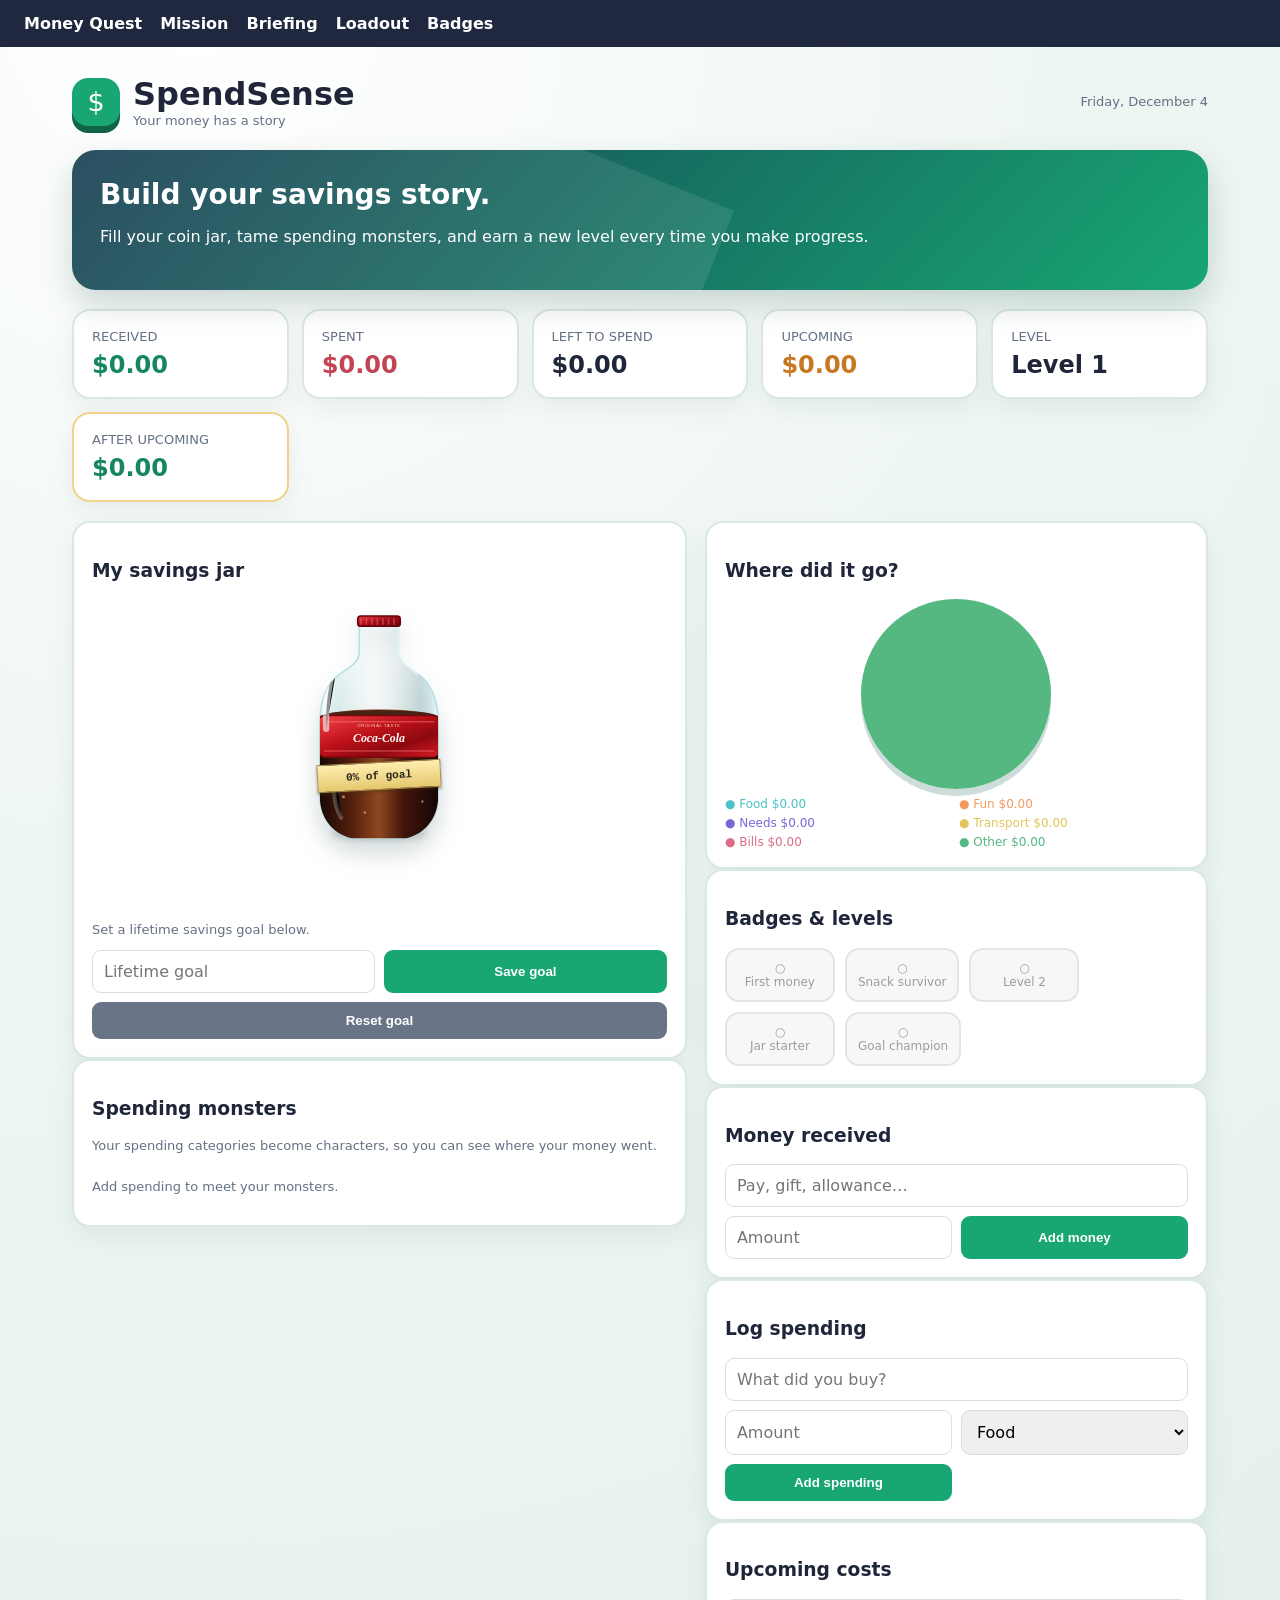
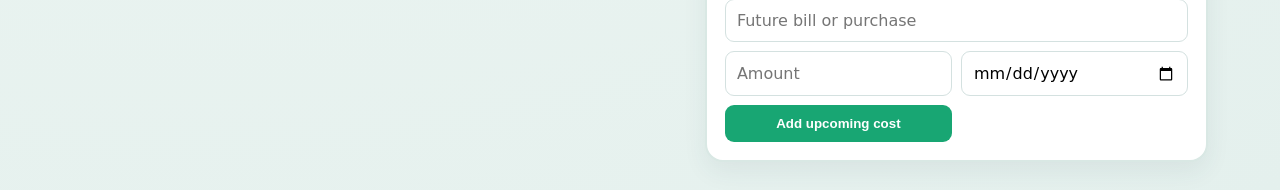
<file: index.html>
<!doctype html><html><head><meta charset="utf-8"><meta name="viewport" content="width=device-width,initial-scale=1"><title>SpendSense — Money Quest</title><style>*{box-sizing:border-box}body{margin:0;background:#eef6f3;color:#20263a;font-family:Inter,system-ui,sans-serif}.nav{padding:14px 24px;background:#20283f}.nav a{color:#fff;margin-right:18px;text-decoration:none;font-weight:800}.app{max-width:1180px;margin:auto;padding:28px 22px}.top{display:flex;justify-content:space-between;align-items:center}.brand{display:flex;align-items:center;gap:13px}.logo{width:48px;height:48px;border-radius:16px;background:#18a673;color:white;display:grid;place-items:center;font-size:27px;box-shadow:0 7px #126348}.brand h1{margin:0}.muted{color:#647084;font-size:13px}.hero{margin-top:22px;padding:28px;border-radius:24px;background:linear-gradient(135deg,#153c51,#18a673);color:#fff;box-shadow:0 14px 32px #17483d33}.hero h2{margin:0 0 6px;font-size:28px}.stats{display:grid;grid-template-columns:repeat(5,1fr);gap:13px;margin:19px 0}.card{background:#fff;border:2px solid #d9e8e4;border-radius:18px;padding:18px;box-shadow:0 10px 24px #31435512}.card strong{display:block;font-size:24px;margin-top:7px}.green{color:#16865e}.red{color:#c34455}.orange{color:#c77823}.layout{display:grid;grid-template-columns:1.1fr .9fr;gap:18px}.form{display:grid;grid-template-columns:1fr 1fr;gap:9px}.form input,.form select{width:100%;padding:11px;border:1px solid #d4e1e0;border-radius:9px;font:inherit}.full{grid-column:1/-1}.button{border:0;border-radius:9px;padding:11px;background:#18a673;color:#fff;font-weight:900;cursor:pointer}.jar-wrap{display:flex;justify-content:center;position:relative;padding:12px}.jar{width:180px;height:225px;border:7px solid #80b9bb;border-top:18px solid #80b9bb;border-radius:22px 22px 42px 42px;background:linear-gradient(90deg,#ffffff55,#b9e5e544,#fff8);position:relative;overflow:hidden;box-shadow:inset 0 -10px #5c9fa855}.coin{position:absolute;width:26px;height:26px;border-radius:50%;background:radial-gradient(circle at 35% 30%,#fff1a2,#e8a82f 50%,#aa6813);border:2px solid #9a5e12;box-shadow:0 2px 2px #69420b;z-index:2}.jar-fill{position:absolute;bottom:0;left:0;right:0;height:0;background:linear-gradient(#f7c85a,#d99328);transition:.5s}.coin{position:absolute;width:26px;height:26px;border-radius:50%;background:radial-gradient(circle at 35% 30%,#fff1a2,#e8a82f 50%,#aa6813);border:2px solid #9a5e12;box-shadow:0 2px 2px #69420b;z-index:2}.tape{position:absolute;top:42%;left:-29px;right:-29px;padding:7px 3px;background:#f5e2a2;border:1px solid #c5ad6d;transform:rotate(-4deg);font:800 13px monospace;text-align:center;z-index:4}.chart{width:190px;height:190px;border-radius:50%;background:conic-gradient(#4cc3c9 0 50%,#f29b61 50% 75%,#7569d7 75% 87%,#e4c35a 87%);margin:8px auto;box-shadow:0 7px 0 #cedddb}.legend{display:grid;grid-template-columns:1fr 1fr;gap:5px;font-size:12px}.monster-grid{display:flex;gap:12px;flex-wrap:wrap}.monster{width:94px;padding:10px;border-radius:14px;background:#f3f6f8;text-align:center;font-size:12px}.face{width:54px;height:46px;margin:auto;border-radius:48% 48% 42% 42%;background:#df6c86;position:relative;box-shadow:inset 0 -7px #bc4d69}.face:before{content:'•  •';position:absolute;top:7px;left:13px;font-size:16px;color:#fff;letter-spacing:9px}.face:after{content:'⌣';position:absolute;bottom:2px;left:20px;color:#57243b;font-size:18px}.monster:nth-child(2) .face{background:#7b7ce5}.monster:nth-child(3) .face{background:#e3ae48}.monster:nth-child(4) .face{background:#55b881}.badge-row{display:flex;flex-wrap:wrap;gap:10px}.badge{border-radius:14px;background:#f5f0d7;border:2px solid #e2c65b;padding:11px;text-align:center;font-size:12px;min-width:110px}.locked{filter:grayscale(1);opacity:.45}.item{display:flex;justify-content:space-between;padding:10px 0;border-bottom:1px solid #edf0f4}@media(max-width:900px){.stats{grid-template-columns:repeat(2,1fr)}.layout{grid-template-columns:1fr}}@media(max-width:480px){.stats{grid-template-columns:1fr}}
</style><style>.jar{width:145px;height:245px;border:5px solid #b9d7dc;border-radius:30px 30px 24px 24px;background:linear-gradient(90deg,#ffffff55,#b8e2e044,#fff8);box-shadow:inset 0 -12px #4b8a8a55,0 12px 20px #264d4d44}.jar:before{content:"";position:absolute;top:-35px;left:39px;width:58px;height:42px;border:5px solid #b9d7dc;border-bottom:0;border-radius:18px 18px 0 0;background:#ffffff33}.jar:after{content:"COCA-COLA";position:absolute;left:4px;right:4px;top:108px;padding:11px 2px;background:#d71920;color:#fff;font:900 13px Georgia,serif;letter-spacing:1px;z-index:5;box-shadow:0 2px 0 #a40f15}.jar-fill{background:linear-gradient(#3e2418,#17100d)!important;opacity:.9}.jar .tape{top:145px;left:8px;right:8px;background:#f5e2a2;color:#1d1b16;border:1px solid #c5ad6d;transform:rotate(-3deg);font-size:11px;z-index:6}</style><style>body{background:radial-gradient(circle at 15% 0,#fff 0,#eef6f3 42%,#e4f0ed 100%)}.card{transition:transform .18s,box-shadow .18s}.card:hover{transform:translateY(-3px);box-shadow:0 16px 32px #31435522}.hero{position:relative;overflow:hidden}.hero:after{content:"";position:absolute;inset:-80% 45% -80% -20%;transform:rotate(22deg);background:#ffffff18;animation:heroShine 6s infinite}@keyframes heroShine{0%,55%{left:-80%}100%{left:130%}}.jar{animation:bottleFloat 3s ease-in-out infinite}.jar:after{letter-spacing:1.5px}@keyframes bottleFloat{50%{transform:translateY(-5px) rotate(1deg)}}.coin{animation:coinBob 1.8s ease-in-out infinite alternate}@keyframes coinBob{to{transform:translateY(-4px) rotate(8deg)}}.after-card{border-color:#f0d38b}.warn{color:#c34455!important}.good{color:#16865e!important}</style><script>document.addEventListener("DOMContentLoaded",function(){var stats=document.querySelector(".stats"),card=document.createElement("div");card.className="card after-card";card.innerHTML="<div class=muted>AFTER UPCOMING</div><strong id=afterUpcoming>$0</strong>";if(stats)stats.appendChild(card);function update(){var inc=JSON.parse(localStorage.getItem("money-received")||"[]").reduce((a,x)=>a+x.amount,0),sp=JSON.parse(localStorage.getItem("money-spent")||"[]").reduce((a,x)=>a+x.amount,0),up=JSON.parse(localStorage.getItem("upcoming-costs")||"[]").reduce((a,x)=>a+x.amount,0),el=document.getElementById("afterUpcoming");if(el){var n=inc-sp-up;el.textContent=new Intl.NumberFormat("en-US",{style:"currency",currency:"USD"}).format(n);el.className=n<0?"warn":"good"}}setInterval(update,300);update()});</script><style>.jar{width:142px;height:246px;border:4px solid #c8e5e5;border-radius:28px 28px 22px 22px;background:linear-gradient(105deg,#ffffff88 0 10%,#b5e4e633 18% 70%,#ffffff66 88% 100%);box-shadow:inset 10px 0 12px #fff5,inset -9px 0 12px #5b9b9b44,0 12px 22px #23484855}.jar:before{top:-40px;left:39px;width:56px;height:46px;border:4px solid #c8e5e5;border-bottom:0;border-radius:16px 16px 0 0;background:linear-gradient(90deg,#ffffff55,#86b9b933)}.jar:after{content:"COCA-COLA";top:105px;left:3px;right:3px;padding:12px 0;background:#c9161d;color:#fff;font:900 13px Georgia,serif;text-align:center;letter-spacing:1.5px;border-top:2px solid #ef5960;border-bottom:2px solid #8e1015;box-shadow:0 3px 0 #8e1015}.jar-fill{background:linear-gradient(90deg,#21120c,#5b2c15 50%,#1b0e0a)!important;opacity:.96}.coin{width:27px;height:27px;border-radius:50%;background:radial-gradient(circle at 35% 28%,#fff3a9 0 8%,#f0bf48 30%,#c88318 70%,#80500d 100%);border:2px solid #8a570f;box-shadow:inset 0 0 0 2px #ffd96a,0 2px 2px #543309;display:grid;place-items:center;color:#8b570d;font:900 14px Georgia;z-index:7}.coin:after{content:"$"}.jar .tape{top:151px;left:9px;right:9px;padding:7px 2px;background:#f2df9e;color:#29241b;border:1px solid #bda566;box-shadow:0 2px 0 #8d784a;transform:rotate(-3deg);font:800 11px monospace;z-index:9}</style><style>.jar{cursor:grab;touch-action:none;transition:box-shadow .2s}.jar.dragging{cursor:grabbing;box-shadow:0 0 0 5px #ffe26e88,0 20px 30px #23484866}.jar.spilled .coin{animation:coinDrop .7s ease-out forwards;cursor:pointer}.jar.spilled .coin:hover{transform:scale(1.2)}.jar .coin.scooped{animation:coinScoop .55s ease-in forwards}@keyframes coinDrop{0%{transform:translateY(-45px) rotate(0)}100%{transform:translate(var(--dx),var(--dy)) rotate(540deg)}}@keyframes coinScoop{to{transform:translateY(-120px) scale(.6);opacity:.1}}</style><script>document.addEventListener("DOMContentLoaded",function(){var jar=document.querySelector(".jar"),down=false,ox=0,oy=0,baseX=0,baseY=0;if(!jar)return;jar.addEventListener("pointerdown",function(e){down=true;jar.classList.add("dragging");jar.setPointerCapture(e.pointerId);ox=e.clientX;oy=e.clientY});jar.addEventListener("pointermove",function(e){if(!down)return;var dx=e.clientX-ox,dy=e.clientY-oy;jar.style.transform="translate("+dx+"px,"+dy+"px) rotate("+(dx/10)+"deg)"});jar.addEventListener("pointerup",function(){if(!down)return;down=false;jar.classList.remove("dragging");jar.classList.add("spilled");jar.querySelectorAll(".coin").forEach(function(c){c.style.setProperty("--dx",(Math.random()*100-50)+"px");c.style.setProperty("--dy",(Math.random()*80+20)+"px")});setTimeout(function(){jar.style.transform=""},600)});jar.addEventListener("click",function(e){if(e.target.classList.contains("coin")){e.target.classList.add("scooped");setTimeout(function(){e.target.classList.remove("scooped");jar.classList.remove("spilled")},550)}})});</script><style>.jar .coin{display:none!important}.jar-wrap{min-height:290px;overflow:visible}.jar{transition:transform .35s ease}.pour-stream{position:absolute;width:14px;height:110px;border-radius:10px;background:linear-gradient(90deg,#2a130d,#8b4520,#2a130d);z-index:12;animation:pourDown .75s ease-in forwards;filter:drop-shadow(0 3px 3px #2b171077)}.pour-puddle{position:absolute;width:85px;height:15px;border-radius:50%;background:#4d2414aa;animation:puddleFade 1.3s forwards;z-index:2}@keyframes pourDown{0%{height:0;opacity:0;transform:translateY(-5px)}25%{opacity:1}100%{height:120px;opacity:.1;transform:translateY(35px)}}@keyframes puddleFade{0%{opacity:0;transform:scale(.4)}30%{opacity:.7;transform:scale(1)}100%{opacity:0}}</style><script>document.addEventListener("DOMContentLoaded",function(){var jar=document.querySelector(".jar"),wrap=document.querySelector(".jar-wrap");if(!jar||!wrap)return;jar.addEventListener("click",function(e){var r=jar.getBoundingClientRect(),side=e.clientX<r.left+r.width/2?-1:1,top=e.clientY<r.top+r.height*.45;jar.style.transform="rotate("+(side*12+(top?side*5:0))+"deg)";var stream=document.createElement("i"),puddle=document.createElement("i");stream.className="pour-stream";puddle.className="pour-puddle";stream.style.left=(r.left-wrap.getBoundingClientRect().left+(side<0?8:r.width-22))+"px";stream.style.top=(r.bottom-wrap.getBoundingClientRect().top-10)+"px";puddle.style.left=(r.left-wrap.getBoundingClientRect().left+(side<0?-8:r.width-65))+"px";puddle.style.top=(r.bottom-wrap.getBoundingClientRect().top+105)+"px";wrap.append(stream,puddle);setTimeout(function(){jar.style.transform=""},850);setTimeout(function(){stream.remove();puddle.remove()},1400)})});</script><link rel="stylesheet" href="physics.css"><script src="physics.js"></script><style>.jar{will-change:transform}.jar-fill{transform-origin:50% 100%;overflow:visible;box-shadow:inset 0 8px 10px #d27a3730}.jar-fill:before{content:"";position:absolute;left:-3%;right:-3%;top:-6px;height:12px;border-radius:50%;background:linear-gradient(#b9692d,#37180d);box-shadow:0 2px 5px #190b0888}.jar-fill:after{content:"";position:absolute;left:22%;top:28%;width:5px;height:5px;border-radius:50%;background:#f0aa6344;box-shadow:18px 21px #f0aa6330,42px 5px #f0aa6328;animation:bubbleRise 3s linear infinite}@keyframes bubbleRise{from{transform:translateY(25px);opacity:0}35%{opacity:1}to{transform:translateY(-65px);opacity:0}}.coke-puddle{box-shadow:0 4px 5px #27100c55,0 0 0 3px #7a3a1c22;animation:puddlePulse 1s infinite alternate, puddleRipple 2.4s ease-out infinite}@keyframes puddleRipple{0%,45%{outline:0 solid #6e351c44}100%{outline:12px solid transparent}}</style><style>.jar-wrap{position:relative}.jar{clip-path:polygon(18% 0,82% 0,88% 11%,94% 18%,96% 82%,88% 96%,72% 100%,28% 100%,12% 96%,4% 82%,6% 18%,12% 11%);border:0!important;background:linear-gradient(90deg,#ffffff99 0 5%,#b8e8e644 11% 22%,#ffffff22 30% 72%,#6da4a433 84% 93%,#ffffff88 96% 100%),linear-gradient(#d9f7f744,#a7d9d933)!important;box-shadow:inset 12px 0 18px #fff5,inset -14px 0 18px #3b777755,0 14px 25px #24484866}.jar:before{top:-32px;left:43px;width:54px;height:40px;border:0;border-radius:12px 12px 2px 2px;background:linear-gradient(90deg,#ffffff88,#9fc8c944,#ffffff77);box-shadow:inset 5px 0 8px #fff6,inset -5px 0 8px #46797955}.jar-wrap:before{content:"";position:absolute;z-index:15;top:2px;left:calc(50% - 25px);width:50px;height:12px;border-radius:4px;background:repeating-linear-gradient(90deg,#a5b7b6 0 4px,#6f8584 4px 7px);box-shadow:0 2px 4px #18353566}.jar:after{top:106px;left:2px;right:2px;padding:13px 0;background:repeating-linear-gradient(0deg,#aa1117 0 3px,#d91a22 3px 26px,#ef4b50 26px 28px);text-shadow:0 1px #7f0d12;border-radius:2px;letter-spacing:2px}.jar .tape{box-shadow:0 2px 0 #8d784a,0 0 6px #fff6}</style><style id="real-bottle-visual">
/* Real bottle artwork; the physics shell remains interactive. */
.jar {
  background-image: url("https://www.coca-cola.com/content/dam/onexp/ma/ar/home-images/brands/coca-cola-original/ma-coca-cola-gout-original-750x750.jpeg"), linear-gradient(90deg,#3a130d,#8b3d1b 48%,#27100c) !important;
  background-position: center !important;
  background-repeat: no-repeat !important; background-color:#fff !important;
  background-size: 105% 105% !important;
  clip-path: none !important;
  border: 0 !important;
  box-shadow: 0 16px 30px rgba(0,0,0,.42), 0 0 20px rgba(255,255,255,.18) !important;
}
.jar::before, .jar::after,
.jar-fill, .jar-wrap::before { display: none !important; }
.jar .tape { z-index: 8; }
</style><style id="css-bottle-visual">
/* Procedural bottle: no image asset, only CSS layers. */
.jar{
  position:relative!important;
  width:142px!important;height:246px!important;
  overflow:visible!important;
  clip-path:polygon(22% 0,78% 0,79% 8%,84% 14%,91% 19%,95% 31%,94% 86%,87% 96%,73% 100%,27% 100%,13% 96%,6% 86%,5% 31%,9% 19%,16% 14%,21% 8%)!important;
  border:0!important;border-radius:0!important;
  background-color:rgba(203,234,235,.3)!important;
  background-image:
    radial-gradient(circle at 29% 24%,rgba(255,255,255,.8) 0 1.5px,transparent 2px),
    radial-gradient(circle at 72% 42%,rgba(255,255,255,.65) 0 1px,transparent 2px),
    radial-gradient(circle at 23% 68%,rgba(255,255,255,.55) 0 1.3px,transparent 2px),
    linear-gradient(105deg,rgba(255,255,255,.84) 0 8%,rgba(193,235,238,.3) 17% 28%,rgba(255,255,255,.1) 35% 68%,rgba(59,126,130,.22) 85% 93%,rgba(255,255,255,.72) 97%),
    linear-gradient(180deg,rgba(245,255,255,.82),rgba(127,187,190,.35))!important;
  box-shadow:inset 13px 0 16px rgba(255,255,255,.55),inset -13px 0 16px rgba(30,83,86,.32),inset 0 -10px 16px rgba(28,73,76,.22),0 18px 28px rgba(22,58,60,.28)!important;
}
.jar:before{
  content:""!important;position:absolute!important;z-index:5!important;
  top:-30px!important;left:41px!important;width:60px!important;height:48px!important;
  border:0!important;border-radius:13px 13px 5px 5px!important;
  background:linear-gradient(90deg,rgba(255,255,255,.8),rgba(126,188,191,.4) 45%,rgba(255,255,255,.72))!important;
  box-shadow:inset 7px 0 9px rgba(255,255,255,.5),inset -7px 0 9px rgba(49,111,113,.3)!important;
}
.jar:after{
  content:"COCA-COLA"!important;position:absolute!important;z-index:8!important;
  left:5px!important;right:5px!important;top:105px!important;height:42px!important;
  display:flex!important;align-items:center!important;justify-content:center!important;
  padding:0!important;border-radius:4px!important;
  background:linear-gradient(180deg,#f5363d 0,#bd1119 38%,#a00912 60%,#e6252d 100%)!important;
  border-top:2px solid #ff8585!important;border-bottom:2px solid #76070d!important;
  color:#fff!important;text-shadow:0 1px 1px #6e080c!important;
  font:900 13px Georgia,serif!important;letter-spacing:1.4px!important;
  transform:perspective(130px) rotateX(2deg)!important;
  box-shadow:0 2px 5px rgba(71,6,8,.35),inset 0 1px rgba(255,255,255,.3)!important;
}
.jar-fill{
  position:absolute!important;z-index:2!important;left:12%!important;right:12%!important;top:48%!important;bottom:4%!important;
  opacity:1!important;border-radius:18px 18px 24px 24px!important;
  background:linear-gradient(90deg,#160a07 0,#3b170c 23%,#713318 47%,#321209 77%,#150805 100%)!important;
  box-shadow:inset 8px 0 10px rgba(161,77,32,.18),inset -7px 0 10px rgba(0,0,0,.45),inset 0 9px 8px rgba(213,104,42,.16)!important;
  overflow:hidden!important;
}
.jar-fill:before{content:""!important;position:absolute!important;left:-4%!important;right:-4%!important;top:-6px!important;height:13px!important;border-radius:50%!important;background:linear-gradient(#b86a31,#3a170b)!important;box-shadow:0 2px 5px rgba(17,5,2,.65)!important}
.jar-fill:after{content:""!important;position:absolute!important;inset:10px!important;background:radial-gradient(circle at 22% 72%,rgba(246,173,95,.42) 0 2px,transparent 3px),radial-gradient(circle at 66% 48%,rgba(246,173,95,.32) 0 2px,transparent 3px),radial-gradient(circle at 45% 83%,rgba(246,173,95,.24) 0 1.5px,transparent 3px)!important;animation:bottleBubbles 3.6s linear infinite!important}
.jar-wrap:before{content:""!important;display:block!important;position:absolute!important;z-index:12!important;top:0!important;left:calc(50% - 27px)!important;width:54px!important;height:13px!important;border-radius:4px!important;background:repeating-linear-gradient(90deg,#bc1d24 0 4px,#7b0a10 4px 7px)!important;border:1px solid #57070b!important;box-shadow:0 2px 4px rgba(27,5,5,.5)!important}
.jar-wrap:after{content:"";position:absolute;z-index:11;left:calc(50% - 42px);top:22px;width:8px;height:174px;border-radius:50%;background:linear-gradient(90deg,transparent,rgba(255,255,255,.58),transparent);filter:blur(1px);opacity:.7;pointer-events:none;transform:rotate(3deg)}
.jar .tape{z-index:14!important;top:151px!important;left:9px!important;right:9px!important;padding:7px 2px!important;background:linear-gradient(#ffeeb0,#e5c86e)!important;border:1px solid #a88b4e!important;box-shadow:0 2px 3px rgba(69,51,15,.4)!important;transform:rotate(-3deg)!important;font:800 11px monospace!important;color:#29241b!important}
@keyframes bottleBubbles{0%{transform:translateY(20px);opacity:0}35%{opacity:1}100%{transform:translateY(-18px);opacity:0}}
</style><style id="svg-bottle-visual">
.jar{clip-path:none!important;background:none!important;background-color:transparent!important;box-shadow:none!important;overflow:visible!important;border:0!important}
.jar:before,.jar:after,.jar-wrap:before,.jar-wrap:after{display:none!important}
.bottle-art{position:absolute;inset:-26px 0 0;width:100%;height:calc(100% + 26px);display:block;pointer-events:none;overflow:visible;filter:drop-shadow(0 13px 12px rgba(25,58,60,.2))}
.jar-fill{opacity:0!important;pointer-events:none!important}
.jar .tape{z-index:20!important;top:151px!important;left:9px!important;right:9px!important}
</style></head><body><nav class="nav"><a href="index.html">Money Quest</a><a href="mission.html">Mission</a><a href="briefing.html">Briefing</a><a href="loadout.html">Loadout</a><a href="badges.html">Badges</a></nav><main class="app"><header class="top"><div class="brand"><div class="logo">$</div><div><h1>SpendSense</h1><div class="muted">Your money has a story</div></div></div><div class="muted" id="date"></div></header><section class="hero"><h2>Build your savings story.</h2><p>Fill your coin jar, tame spending monsters, and earn a new level every time you make progress.</p></section><section class="stats"><div class="card"><div class="muted">RECEIVED</div><strong class="green" id="received">$0</strong></div><div class="card"><div class="muted">SPENT</div><strong class="red" id="spent">$0</strong></div><div class="card"><div class="muted">LEFT TO SPEND</div><strong id="left">$0</strong></div><div class="card"><div class="muted">UPCOMING</div><strong class="orange" id="upcoming">$0</strong></div><div class="card"><div class="muted">LEVEL</div><strong id="level">Level 1</strong></div></section><div class="layout"><section><div class="card"><h3>My savings jar</h3><div class="jar-wrap"><div class="jar"><svg class="bottle-art" viewBox="0 0 180 300" aria-hidden="true" focusable="false">
 <defs>
  <linearGradient id="svgGlass" x1="0" x2="1"><stop offset="0" stop-color="#f5ffff" stop-opacity=".78"/><stop offset=".16" stop-color="#b8e4e5" stop-opacity=".38"/><stop offset=".48" stop-color="#fff" stop-opacity=".16"/><stop offset=".82" stop-color="#568f92" stop-opacity=".28"/><stop offset="1" stop-color="#eaffff" stop-opacity=".7"/></linearGradient>
  <linearGradient id="svgCola" x1="0" x2="1"><stop stop-color="#160705"/><stop offset=".28" stop-color="#55200d"/><stop offset=".5" stop-color="#8f4820"/><stop offset=".7" stop-color="#43150a"/><stop offset="1" stop-color="#120504"/></linearGradient>
  <linearGradient id="svgLabel" y1="0" y2="1"><stop stop-color="#f34349"/><stop offset=".42" stop-color="#bd111a"/><stop offset=".7" stop-color="#8d080f"/><stop offset="1" stop-color="#da1c25"/></linearGradient>
  <linearGradient id="svgCap" y1="0" y2="1"><stop stop-color="#ed4045"/><stop offset=".5" stop-color="#a20b13"/><stop offset="1" stop-color="#65060b"/></linearGradient>
  <filter id="svgShadow" x="-30%" y="-20%" width="160%" height="160%"><feGaussianBlur stdDeviation="5"/></filter>
  <clipPath id="svgBodyClip"><path d="M65 25h50v38c0 12 11 18 25 28 17 12 25 34 25 63v91c0 29-17 48-41 54H56c-24-6-41-25-41-54v-91c0-29 8-51 25-63 14-10 25-16 25-28V25z"/></clipPath>
 </defs>
 <ellipse cx="90" cy="292" rx="60" ry="7" fill="#193438" opacity=".27" filter="url(#svgShadow)"/>
 <path d="M65 25h50v38c0 12 11 18 25 28 17 12 25 34 25 63v91c0 29-17 48-41 54H56c-24-6-41-25-41-54v-91c0-29 8-51 25-63 14-10 25-16 25-28V25z" fill="url(#svgGlass)" stroke="#b7dfe0" stroke-width="2"/>
 <g clip-path="url(#svgBodyClip)">
  <path d="M13 147h154v165H13z" fill="url(#svgCola)"/>
  <ellipse cx="90" cy="148" rx="79" ry="13" fill="#8f4820" opacity=".82"/>
  <ellipse cx="90" cy="145" rx="75" ry="9" fill="#2a0c06" opacity=".75"/>
  <rect x="13" y="143" width="154" height="53" rx="9" fill="url(#svgLabel)" stroke="#73070c" stroke-width="2"/>
  <path d="M20 151h140M20 188h140" stroke="#ff8585" opacity=".42" stroke-width="2"/>
  <path d="M43 44c-12 38-22 77-20 116" stroke="#fff" stroke-opacity=".58" stroke-width="8" stroke-linecap="round"/>
  <path d="M35 214c-4 23-2 43 7 59" stroke="#fff" stroke-opacity=".23" stroke-width="5" stroke-linecap="round"/>
  <g fill="#ffd39b" opacity=".55"><circle cx="45" cy="246" r="2"/><circle cx="128" cy="224" r="2"/><circle cx="72" cy="266" r="1.5"/><circle cx="145" cy="252" r="1.5"/></g>
 </g>
 <path d="M65 25h50v38c0 12 11 18 25 28" fill="none" stroke="#fff" stroke-opacity=".52" stroke-width="3"/>
 <rect x="63" y="17" width="54" height="13" rx="4" fill="url(#svgCap)" stroke="#64060b" stroke-width="2"/>
 <path d="M67 20v8m7-8v8m7-8v8m7-8v8m7-8v8m7-8v8m7-8v8" stroke="#ff7d7d" stroke-opacity=".45" stroke-width="2"/>
 <text x="90" y="177" text-anchor="middle" fill="#fff" font-size="15" font-family="Georgia,serif" font-weight="900" font-style="italic">Coca-Cola</text>
 <text x="90" y="157" text-anchor="middle" fill="#ffe4c7" font-size="5" font-family="Arial,sans-serif" letter-spacing="1">ORIGINAL TASTE</text>
</svg><div class="jar-fill" id="jarFill"></div><div class="tape" id="tape">0% of goal</div><div id="coins"></div></div></div><p class="muted" id="goalText">Set a lifetime savings goal below.</p><div class="form"><input id="goal" type="number" min="1" step=".01" placeholder="Lifetime goal"><button class="button" id="saveGoal">Save goal</button><button class="button full" id="resetGoal" style="background:#697586">Reset goal</button></div></div><div class="card"><h3>Spending monsters</h3><p class="muted">Your spending categories become characters, so you can see where your money went.</p><div class="monster-grid" id="monsters"></div></div></section><section><div class="card"><h3>Where did it go?</h3><div class="chart" id="chart"></div><div class="legend" id="legend"></div></div><div class="card"><h3>Badges & levels</h3><div class="badge-row" id="badges"></div></div><div class="card"><h3>Money received</h3><div class="form"><input id="source" class="full" placeholder="Pay, gift, allowance…"><input id="income" type="number" step=".01" placeholder="Amount"><button class="button" id="addIncome">Add money</button></div><div id="incomeList"></div></div><div class="card"><h3>Log spending</h3><div class="form"><input id="purchase" class="full" placeholder="What did you buy?"><input id="amount" type="number" step=".01" placeholder="Amount"><select id="category"><option>Food</option><option>Fun</option><option>Needs</option><option>Transport</option><option>Bills</option><option>Other</option></select><button class="button" id="addSpend">Add spending</button></div><div id="spendList"></div></div><div class="card"><h3>Upcoming costs</h3><div class="form"><input id="costName" class="full" placeholder="Future bill or purchase"><input id="costAmount" type="number" step=".01" placeholder="Amount"><input id="costDate" type="date"><button class="button" id="addCost">Add upcoming cost</button></div><div id="costList"></div></div></section></div></main><script>let inc=JSON.parse(localStorage.getItem('money-received')||'[]'),sp=JSON.parse(localStorage.getItem('money-spent')||'[]'),cost=JSON.parse(localStorage.getItem('upcoming-costs')||'[]'),goal=Number(localStorage.getItem('lifetime-goal')||0);const $=id=>document.getElementById(id),money=n=>new Intl.NumberFormat('en-US',{style:'currency',currency:'USD'}).format(n),today=()=>new Date().toLocaleDateString(undefined,{month:'short',day:'numeric'});function draw(){let r=inc.reduce((s,x)=>s+x.amount,0),s=sp.reduce((s,x)=>s+x.amount,0),u=cost.reduce((s,x)=>s+x.amount,0),bal=r-s,pct=goal?Math.min(100,Math.max(0,bal/goal*100)):0;$('received').textContent=money(r);$('spent').textContent=money(s);$('left').textContent=money(bal);$('upcoming').textContent=money(u);$('level').textContent='Level '+(1+Math.floor(Math.max(0,bal)/30));$('jarFill').style.height=pct+'%';$('tape').textContent=Math.round(pct)+'% of goal';$('goalText').textContent=goal?money(Math.max(0,goal-bal))+' left to reach '+money(goal):'Set a lifetime savings goal below.';let names=['Food','Fun','Needs','Transport','Bills','Other'],vals=names.map(n=>sp.filter(x=>x.category===n).reduce((a,x)=>a+x.amount,0)),total=s||1,colors=['#4cc3c9','#f29b61','#7569d7','#e4c35a','#df6c86','#55b881'];let acc=0,stops=vals.map((v,i)=>{let a=acc/total*100;acc+=v;return colors[i]+' '+a+'% '+acc/total*100+'%'}).join(',');$('chart').style.background='conic-gradient('+stops+')';$('legend').innerHTML=names.map((n,i)=>'<span style="color:'+colors[i]+'">● '+n+' '+money(vals[i])+'</span>').join('');$('monsters').innerHTML=names.filter((n,i)=>vals[i]>0).map((n,i)=>'<div class="monster"><div class="face"></div><b>'+n+'</b><br>'+money(vals[i])+'</div>').join('')||'<p class="muted">Add spending to meet your monsters.</p>';let badges=[['First money',r>0],['Snack survivor',vals[0]===0&&s>0],['Level 2',bal>=30],['Jar starter',pct>=25],['Goal champion',pct>=100]];$('badges').innerHTML=badges.map(b=>'<div class="badge '+(b[1]?'':'locked')+'">'+(b[1]?'★':'○')+'<br>'+b[0]+'</div>').join('');$('coins').innerHTML='';for(let i=0;i<Math.min(24,Math.ceil(pct/4));i++){let c=document.createElement('span');c.className='coin';c.style.left=(12+(i*31)%145)+'px';c.style.bottom=(8+Math.floor(i/5)*28)+'px';$('coins').append(c)}$('incomeList').innerHTML=inc.map((x,i)=>'<div class=item><span>'+x.source+'<br><small class=muted>'+x.date+'</small></span><b class=green>+'+money(x.amount)+' <button onclick="removeInc('+i+')">×</button></b></div>').join('');$('spendList').innerHTML=sp.map((x,i)=>'<div class=item><span>'+x.name+'<br><small class=muted>'+x.category+' · '+x.date+'</small></span><b class=red>-'+money(x.amount)+' <button onclick="removeSp('+i+')">×</button></b></div>').join('');$('costList').innerHTML=cost.map((x,i)=>'<div class=item><span>'+x.name+'<br><small class=muted>Due '+x.date+'</small></span><b class=orange>'+money(x.amount)+' <button onclick="removeCost('+i+')">×</button></b></div>').join('');localStorage.setItem('money-received',JSON.stringify(inc));localStorage.setItem('money-spent',JSON.stringify(sp));localStorage.setItem('upcoming-costs',JSON.stringify(cost))}window.removeInc=i=>{inc.splice(i,1);draw()};window.removeSp=i=>{sp.splice(i,1);draw()};window.removeCost=i=>{cost.splice(i,1);draw()};$('addIncome').onclick=()=>{let a=Number($('income').value),n=$('source').value.trim();if(a>0&&n){inc.unshift({source:n,amount:a,date:today()});$('income').value='';$('source').value='';draw()}};$('addSpend').onclick=()=>{let a=Number($('amount').value),n=$('purchase').value.trim();if(a>0&&n){sp.unshift({name:n,amount:a,category:$('category').value,date:today()});$('amount').value='';$('purchase').value='';draw()}};$('addCost').onclick=()=>{let a=Number($('costAmount').value),n=$('costName').value.trim();if(a>0&&n){cost.unshift({name:n,amount:a,date:$('costDate').value||'No date'});$('costAmount').value='';$('costName').value='';draw()}};$('saveGoal').onclick=()=>{let v=Number($('goal').value);if(v>0){goal=v;localStorage.setItem('lifetime-goal',v);$('goal').value='';draw()}};$('resetGoal').onclick=()=>{goal=0;localStorage.removeItem('lifetime-goal');draw()};$('date').textContent=new Date().toLocaleDateString(undefined,{weekday:'long',month:'long',day:'numeric'});draw()</script></body></html>
</file>
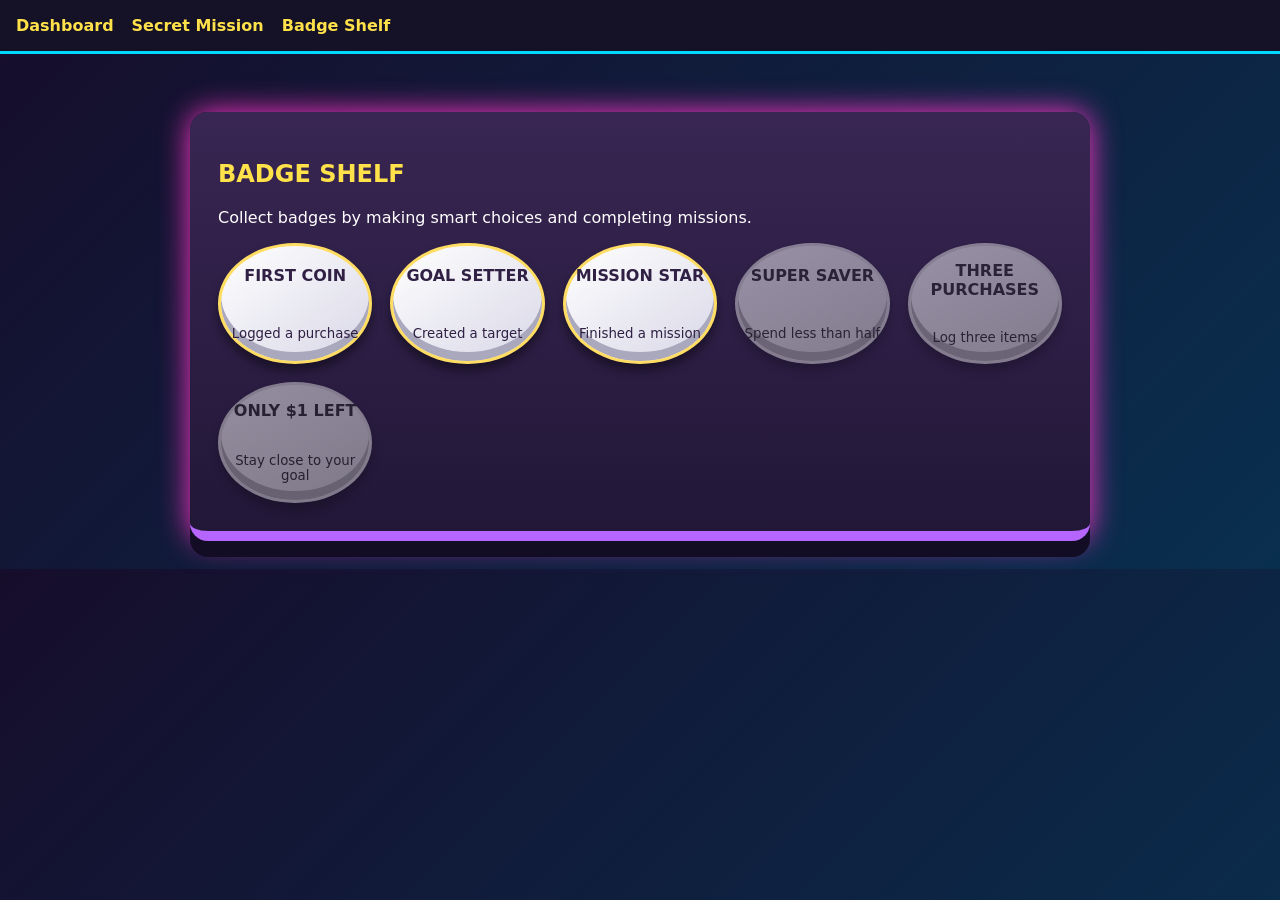
<file: badges.html>
<!doctype html><html><head><meta charset="utf-8"><meta name="viewport" content="width=device-width,initial-scale=1"><title>Badge Shelf</title><style>body{margin:0;background:linear-gradient(135deg,#160d2b,#092f4f);color:#fff;font-family:system-ui}.nav{padding:16px;background:#151126;border-bottom:3px solid #00d9ff}.nav a{color:#ffe14a;margin-right:18px;text-decoration:none;font-weight:900}.wrap{max-width:900px;margin:auto;padding:28px}.shelf{margin-top:30px;padding:28px;background:linear-gradient(#392653,#211737);border-bottom:10px solid #b765ff;border-radius:18px;box-shadow:0 16px #120d24,0 0 30px #ff35c8}.shelf h1{color:#ffe14a}.grid{display:grid;grid-template-columns:repeat(auto-fit,minmax(150px,1fr));gap:18px}.badge{background:linear-gradient(145deg,#fff,#d8d7e7);color:#302044;border:3px solid #ffdd62;border-radius:50%;height:115px;display:grid;place-items:center;text-align:center;font-weight:900;box-shadow:inset 0 -9px #aaa8bd,0 7px 10px #0006}.locked{filter:grayscale(1);opacity:.5}.badge small{display:block;font-weight:500}</style></head><body><nav class="nav"><a href="index.html">Dashboard</a><a href="mission.html">Secret Mission</a><a href="badges.html">Badge Shelf</a></nav><main class="wrap"><section class="shelf"><h1>BADGE SHELF</h1><p>Collect badges by making smart choices and completing missions.</p><div class="grid"><div class="badge">FIRST COIN<small>Logged a purchase</small></div><div class="badge">GOAL SETTER<small>Created a target</small></div><div class="badge">MISSION STAR<small>Finished a mission</small></div><div class="badge locked">SUPER SAVER<small>Spend less than half</small></div><div class="badge locked">THREE PURCHASES<small>Log three items</small></div><div class="badge locked">ONLY $1 LEFT<small>Stay close to your goal</small></div></div></section></main></body></html>
</file>
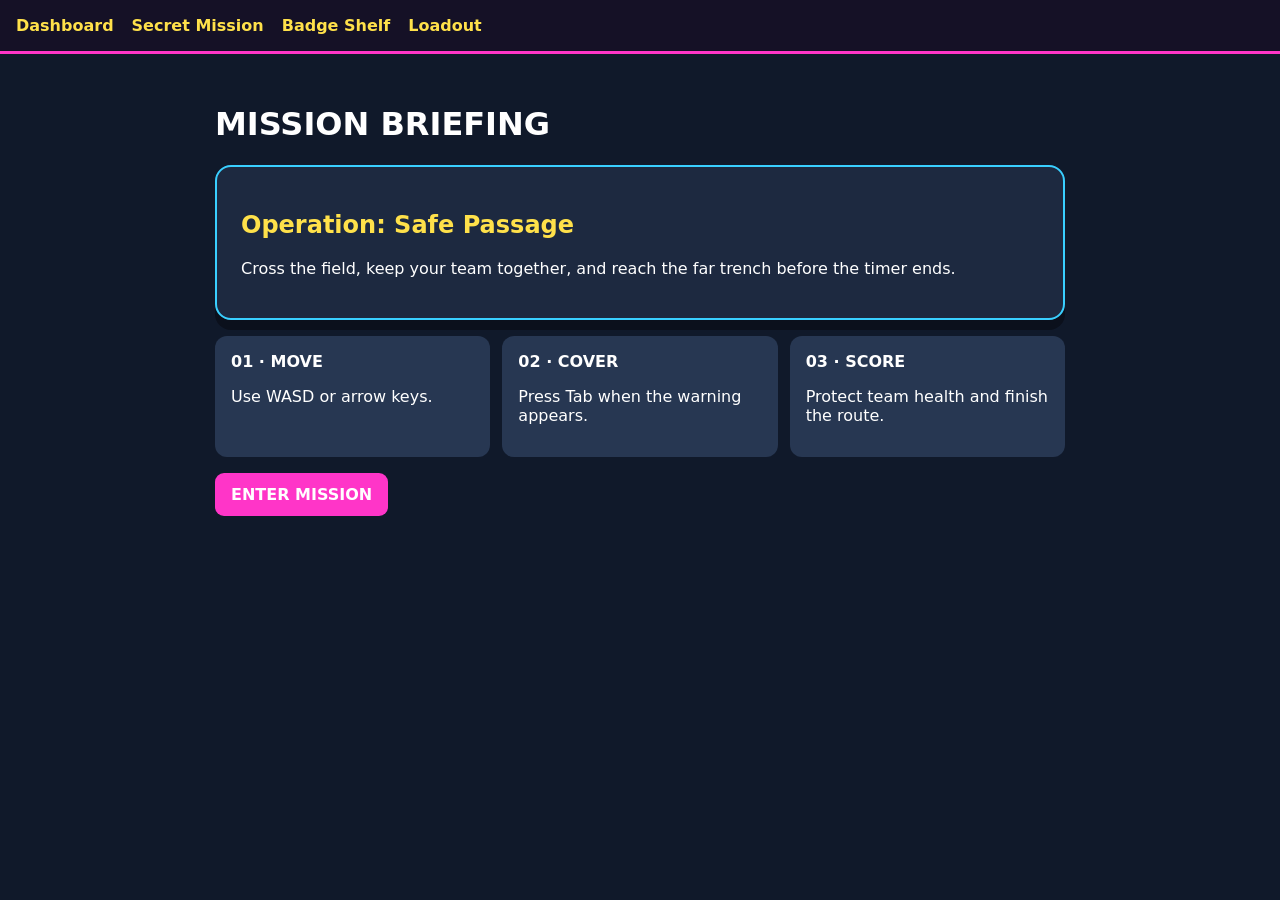
<file: briefing.html>
<!doctype html><html><head><meta charset="utf-8"><meta name="viewport" content="width=device-width,initial-scale=1"><title>Mission Briefing</title><style>body{margin:0;background:#10192a;color:#fff;font-family:system-ui}.nav{padding:16px;background:#151126;border-bottom:3px solid #ff35c8}.nav a{color:#ffe14a;margin-right:18px;text-decoration:none;font-weight:900}.wrap{max-width:850px;margin:auto;padding:30px}.card{background:#1d2940;border:2px solid #39cfff;border-radius:16px;padding:24px;margin:16px 0;box-shadow:0 10px #0b101c}.card h2{color:#ffe14a}.steps{display:grid;grid-template-columns:repeat(auto-fit,minmax(180px,1fr));gap:12px}.step{background:#273752;padding:16px;border-radius:12px}.go{display:inline-block;background:#ff35c8;color:#fff;padding:12px 16px;border-radius:9px;text-decoration:none;font-weight:900}</style></head><body><nav class="nav"><a href="index.html">Dashboard</a><a href="mission.html">Secret Mission</a><a href="badges.html">Badge Shelf</a><a href="loadout.html">Loadout</a></nav><main class="wrap"><h1>MISSION BRIEFING</h1><section class="card"><h2>Operation: Safe Passage</h2><p>Cross the field, keep your team together, and reach the far trench before the timer ends.</p></section><div class="steps"><div class="step"><b>01 · MOVE</b><p>Use WASD or arrow keys.</p></div><div class="step"><b>02 · COVER</b><p>Press Tab when the warning appears.</p></div><div class="step"><b>03 · SCORE</b><p>Protect team health and finish the route.</p></div></div><p><a class="go" href="mission.html">ENTER MISSION</a></p></main></body></html>
</file>
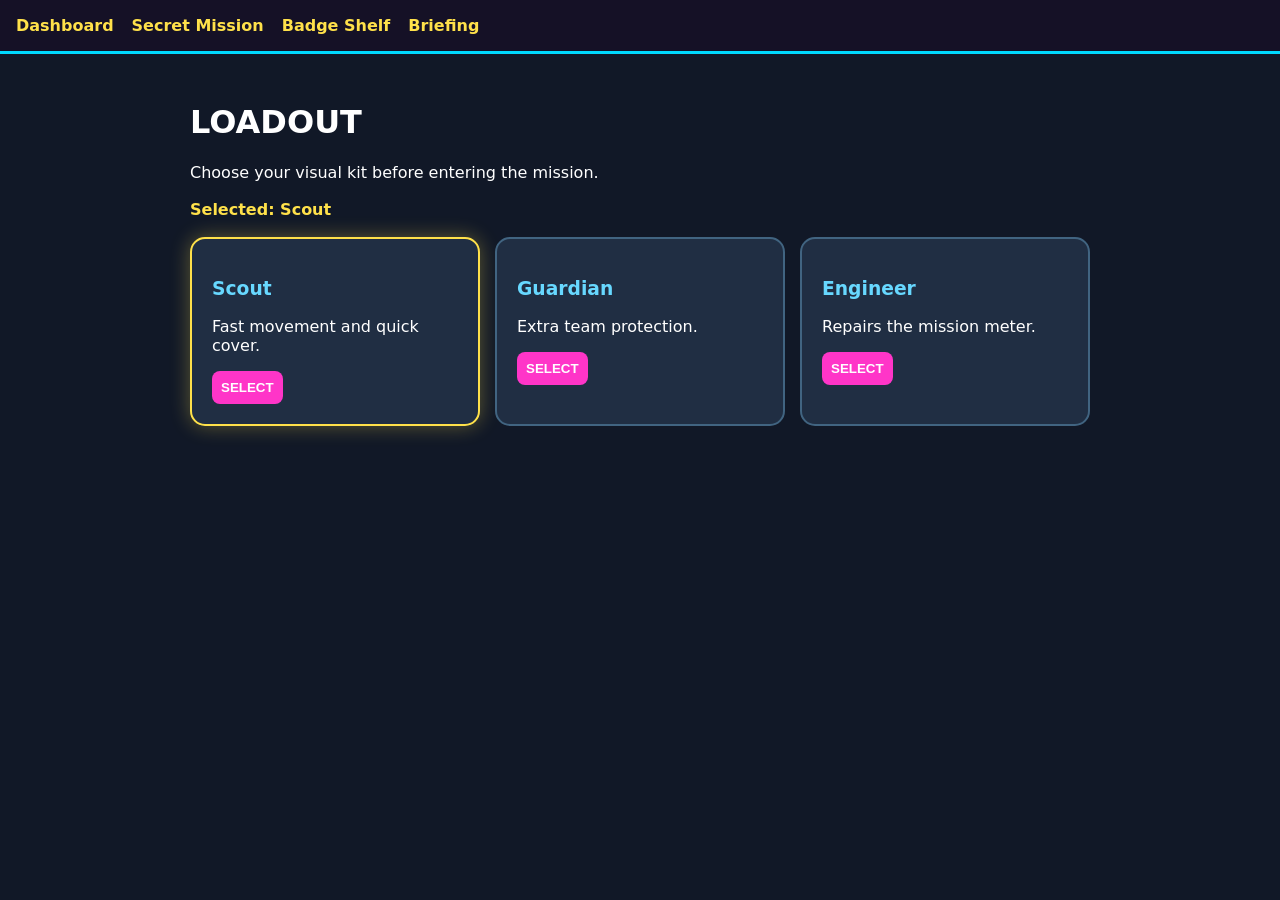
<file: loadout.html>
<!doctype html><html><head><meta charset="utf-8"><meta name="viewport" content="width=device-width,initial-scale=1"><title>Loadout</title><style>body{margin:0;background:#111827;color:#fff;font-family:system-ui}.nav{padding:16px;background:#151126;border-bottom:3px solid #00d9ff}.nav a{color:#ffe14a;margin-right:18px;text-decoration:none;font-weight:900}.wrap{max-width:900px;margin:auto;padding:28px}.grid{display:grid;grid-template-columns:repeat(auto-fit,minmax(190px,1fr));gap:15px}.item{background:#202e43;border:2px solid #416481;border-radius:15px;padding:20px;min-height:130px}.item.selected{border-color:#ffe14a;box-shadow:0 0 20px #ffe14a55}.item h3{color:#67d8ff}.item button{background:#ff35c8;color:#fff;border:0;border-radius:8px;padding:9px;font-weight:800;cursor:pointer}.status{margin:18px 0;color:#ffe14a;font-weight:800}</style></head><body><nav class="nav"><a href="index.html">Dashboard</a><a href="mission.html">Secret Mission</a><a href="badges.html">Badge Shelf</a><a href="briefing.html">Briefing</a></nav><main class="wrap"><h1>LOADOUT</h1><p>Choose your visual kit before entering the mission.</p><div class="status" id="status">Selected: Scout</div><div class="grid"><article class="item selected"><h3>Scout</h3><p>Fast movement and quick cover.</p><button>SELECT</button></article><article class="item"><h3>Guardian</h3><p>Extra team protection.</p><button>SELECT</button></article><article class="item"><h3>Engineer</h3><p>Repairs the mission meter.</p><button>SELECT</button></article></div></main><script>document.querySelectorAll('.item button').forEach(b=>b.onclick=()=>{document.querySelectorAll('.item').forEach(x=>x.classList.remove('selected'));b.parentElement.classList.add('selected');document.getElementById('status').textContent='Selected: '+b.parentElement.querySelector('h3').textContent})</script></body></html>
</file>
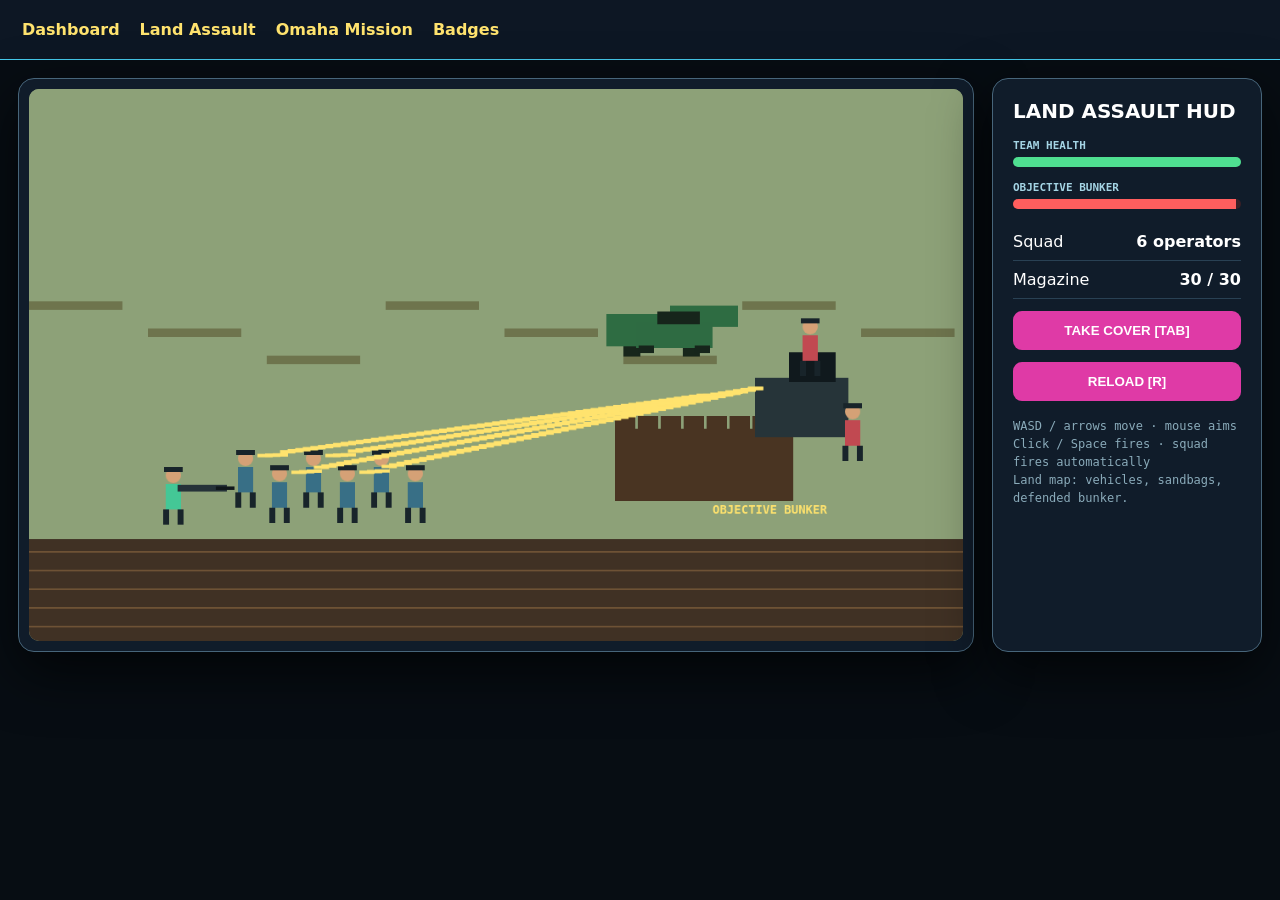
<file: mission-assault.html>
<!doctype html><html><head><meta charset="utf-8"><meta name="viewport" content="width=device-width,initial-scale=1"><title>Land Assault // Squad Mission</title><style>*{box-sizing:border-box}body{margin:0;background:#070d13;color:#fff;font-family:system-ui}.nav{height:60px;padding:0 22px;display:flex;align-items:center;gap:20px;background:#0d1724;border-bottom:1px solid #46cbed}.nav a{color:#ffe36e;text-decoration:none;font-weight:900}.wrap{max-width:1300px;margin:auto;padding:18px}.layout{display:grid;grid-template-columns:1fr 270px;gap:18px}.frame,.panel{background:#101c2a;border:1px solid #47657a;border-radius:16px;padding:10px;box-shadow:0 20px 55px #000a}.frame canvas{width:100%;height:auto;display:block;border-radius:10px;background:#8da178}.panel{padding:20px}.panel h1{font-size:20px;margin:0 0 16px}.label{font:800 11px monospace;color:#a4d4e4}.bar{height:10px;background:#3a2027;border-radius:9px;overflow:hidden;margin:5px 0 14px}.bar i{display:block;height:100%;width:100%;background:#4fdf91}.bar.red i{background:#ff5e5e}.stat{display:flex;justify-content:space-between;border-bottom:1px solid #294154;padding:9px 0}.button{width:100%;margin-top:12px;padding:12px;border:0;border-radius:9px;background:#df3aa6;color:#fff;font-weight:900;cursor:pointer}.hint{font:12px monospace;color:#8aabba;line-height:1.5;margin-top:16px}</style></head><body><nav class="nav"><a href="index.html">Dashboard</a><a href="mission-assault.html">Land Assault</a><a href="mission-omaha.html">Omaha Mission</a><a href="badges.html">Badges</a></nav><main class="wrap"><div class="layout"><section class="frame"><canvas id="cv" width="1100" height="650"></canvas></section><aside class="panel"><h1>LAND ASSAULT HUD</h1><div class="label">TEAM HEALTH</div><div class="bar"><i id="team"></i></div><div class="label">OBJECTIVE BUNKER</div><div class="bar red"><i id="obj"></i></div><div class="stat"><span>Squad</span><b>6 operators</b></div><div class="stat"><span>Magazine</span><b id="ammo">30 / 30</b></div><button class="button" id="cover">TAKE COVER [TAB]</button><button class="button" id="reload">RELOAD [R]</button><p class="hint">WASD / arrows move · mouse aims<br>Click / Space fires · squad fires automatically<br>Land map: vehicles, sandbags, defended bunker.</p></aside></div></main><script>const c=document.getElementById('cv'),g=c.getContext('2d'),W=1100,H=650;let p={x:170,y:495,hp:100,cover:false,aim:0},squad=100,obj=100,ammo=30,reloadAt=0,mouse={x:700,y:350},keys={},bullets=[],enemyBullets=[],allied=[],enemies=[],last=performance.now(),spawn=0; c.addEventListener('mousemove',e=>{let r=c.getBoundingClientRect();mouse.x=(e.clientX-r.left)*W/r.width;mouse.y=(e.clientY-r.top)*H/r.height;p.aim=Math.atan2(mouse.y-p.y,mouse.x-p.x)});addEventListener('keydown',e=>{keys[e.key.toLowerCase()]=1;if(e.key==='Tab'){e.preventDefault();p.cover=!p.cover}if(e.key.toLowerCase()==='r')reload();if(e.code==='Space')fire()});addEventListener('keyup',e=>keys[e.key.toLowerCase()]=0);c.addEventListener('click',fire);cover.onclick=()=>p.cover=!p.cover;reload.onclick=reload;function reload(){if(ammo<30&&!reloadAt)reloadAt=performance.now()+900}function fire(){if(reloadAt||ammo<=0)return;ammo--;let a=p.aim;bullets.push({x:p.x+Math.cos(a)*30,y:p.y-25+Math.sin(a)*30,vx:Math.cos(a)*14,vy:Math.sin(a)*14})}function enemy(x,y,type){enemies.push({x,y,type,hp:type==='vehicle'?8:3,cool:70+Math.random()*80})}enemy(850,370,'vehicle');enemy(970,420,'bunker');enemy(760,300,'vehicle');enemy(920,320,'gunner');function man(q,col){g.fillStyle=col;g.fillRect(q.x-9,q.y-30,18,30);g.fillStyle='#d5a176';g.beginPath();g.arc(q.x,q.y-40,9,0,7);g.fill();g.fillStyle='#18242a';g.fillRect(q.x-11,q.y-50,22,6);g.fillRect(q.x-12,q.y,7,18);g.fillRect(q.x+5,q.y,7,18)}function loop(now){let dt=Math.min(32,now-last);last=now;if(reloadAt&&now>reloadAt){ammo=30;reloadAt=0}let v=4;if(keys.w||keys.arrowup)p.y-=v;if(keys.s||keys.arrowdown)p.y+=v;if(keys.a||keys.arrowleft)p.x-=v;if(keys.d||keys.arrowright)p.x+=v;p.x=Math.max(30,Math.min(580,p.x));p.y=Math.max(180,Math.min(570,p.y));if(spawn++>140){spawn=0;for(let i=0;i<2;i++)enemy(700+Math.random()*300,300+Math.random()*200,'infantry')}enemies.forEach(e=>{e.cool--;if(e.cool<1){let a=Math.atan2(p.y-e.y,p.x-e.x);enemyBullets.push({x:e.x,y:e.y-20,vx:Math.cos(a)*5,vy:Math.sin(a)*5});e.cool=e.type==='bunker'?18:80+Math.random()*60}});for(let i=0;i<4;i++){let q={x:260+i*40,y:450+i%2*20};let e=enemies.find(x=>x.x>550);if(e){let a=Math.atan2(e.y-q.y,e.x-q.x);allied.push({x:q.x,y:q.y-20,vx:Math.cos(a)*9,vy:Math.sin(a)*9})}}bullets.concat(allied).forEach((b,i)=>{b.x+=b.vx;b.y+=b.vy;enemies.forEach((e,j)=>{if(Math.hypot(b.x-e.x,b.y-e.y)<30){e.hp--;b.x=-100;if(e.hp<=0){enemies.splice(j,1);obj=Math.max(0,obj-2)}}})});enemyBullets.forEach((b,i)=>{b.x+=b.vx;b.y+=b.vy;if(Math.hypot(b.x-p.x,b.y-p.y)<25){enemyBullets.splice(i,1);if(!p.cover)p.hp=Math.max(0,p.hp-7)}});draw();team.style.width=p.hp+'%';objEl.style.width=obj+'%';ammoEl.textContent=reloadAt?'RELOADING':ammo+' / 30';requestAnimationFrame(loop)}const team=document.getElementById('team'),objEl=document.getElementById('obj'),ammoEl=document.getElementById('ammo');function draw(){g.fillStyle='#8da178';g.fillRect(0,0,W,H);g.fillStyle='#6e744d';for(let i=0;i<10;i++)g.fillRect(i*140,250+(i%3)*32,110,10);g.fillStyle='#403124';g.fillRect(0,530,W,120);g.strokeStyle='#9c7446';for(let y=545;y<640;y+=22){g.beginPath();g.moveTo(0,y);g.lineTo(W,y);g.stroke()}g.fillStyle='#493422';g.fillRect(690,400,210,85);for(let i=0;i<8;i++)g.fillRect(690+i*27,385,24,18);g.fillStyle='#263439';g.fillRect(855,340,110,70);g.fillStyle='#10191d';g.fillRect(895,310,55,35);g.fillStyle='#ffe36e';g.font='bold 14px monospace';g.fillText('OBJECTIVE BUNKER',805,500);g.fillStyle='#2e6c42';g.fillRect(680,265,115,38);g.fillRect(755,255,80,25);g.fillStyle='#17261b';g.fillRect(700,303,20,12);g.fillRect(770,303,20,12);enemies.forEach(e=>{if(e.type==='vehicle'){g.fillStyle='#2e6b42';g.fillRect(e.x-45,e.y-25,90,30);g.fillStyle='#16251b';g.fillRect(e.x-20,e.y-38,50,15);g.fillRect(e.x-42,e.y+2,18,9);g.fillRect(e.x+24,e.y+2,18,9)}else{man(e,'#c14951')}});for(let i=0;i<6;i++)man({x:255+i*40,y:475+i%2*18},'#386f86');g.save();g.translate(p.x,p.y-25);man({x:0,y:25},p.cover?'#328fc5':'#44c796');g.rotate(p.aim);g.fillStyle='#253238';g.fillRect(5,-4,58,8);g.fillStyle='#10171a';g.fillRect(50,-2,22,4);g.restore();bullets.concat(allied).forEach(b=>{g.fillStyle='#ffe36e';g.fillRect(b.x,b.y,18,4)});enemyBullets.forEach(b=>{g.fillStyle='#ff665b';g.fillRect(b.x,b.y,18,4)});if(p.cover){g.fillStyle='#9d7242';g.fillRect(0,485,310,52);g.fillStyle='#432b20';for(let i=0;i<8;i++)g.fillRect(i*39,485,28,52)}}loop(performance.now())</script></body></html>
</file>
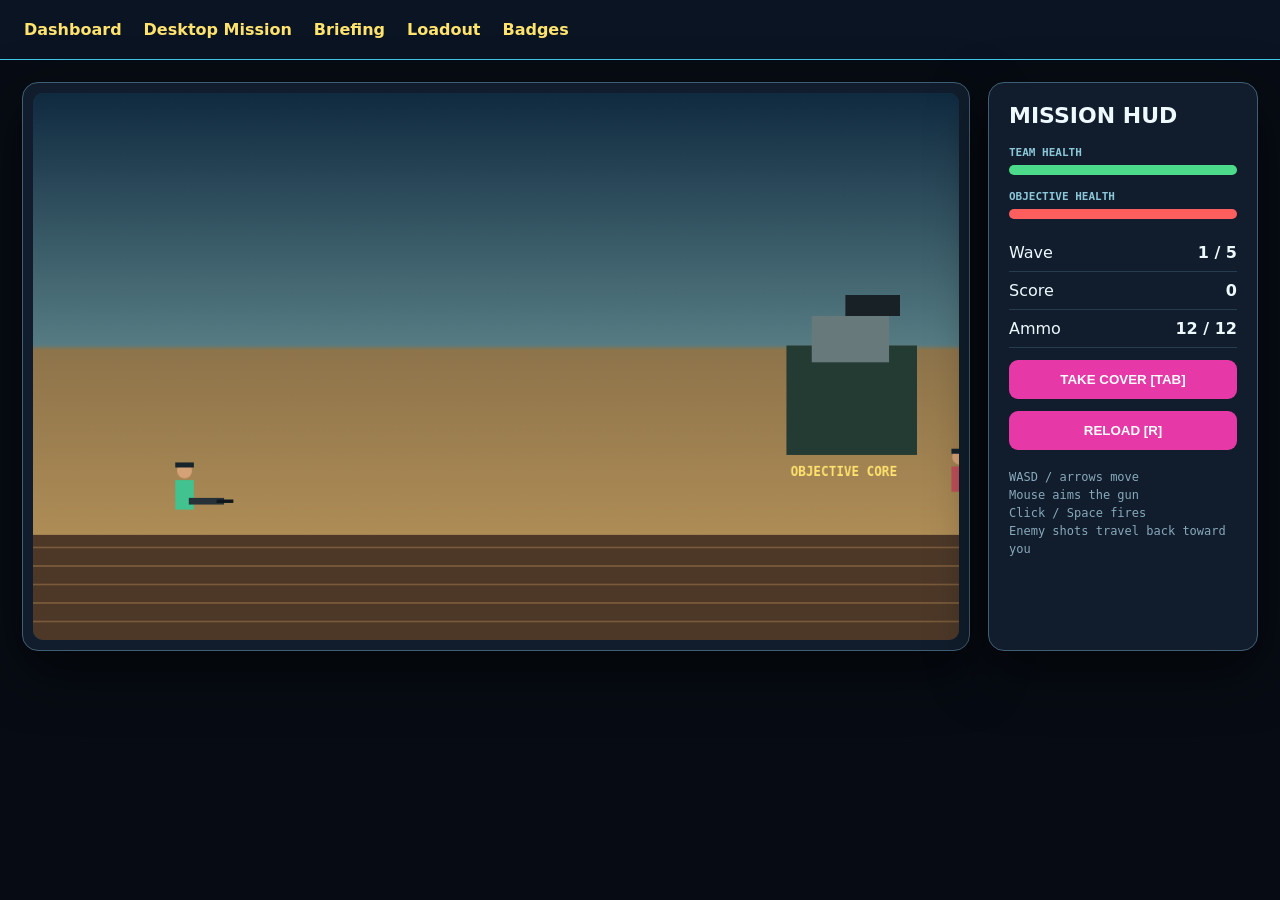
<file: mission-final.html>
<!doctype html><html><head><meta charset="utf-8"><meta name="viewport" content="width=device-width,initial-scale=1"><title>Safe Passage // Desktop</title><style>*{box-sizing:border-box}body{margin:0;background:#070c14;color:#eef8ff;font-family:system-ui}.nav{height:60px;display:flex;align-items:center;gap:22px;padding:0 24px;background:#0b1422;border-bottom:1px solid #41c9ed}.nav a{color:#ffe36e;text-decoration:none;font-weight:800}.wrap{max-width:1300px;margin:auto;padding:22px}.layout{display:grid;grid-template-columns:1fr 270px;gap:18px}.frame,.panel{background:#111d2c;border:1px solid #405f75;border-radius:16px;padding:10px;box-shadow:0 20px 55px #0009}.frame canvas{display:block;width:100%;height:auto;border-radius:10px;background:#203b43}.panel{padding:20px}.panel h1{font-size:22px;margin:0 0 18px}.label{font:800 11px monospace;color:#8bc6d9}.bar{height:10px;background:#37212b;border-radius:8px;overflow:hidden;margin:6px 0 15px}.bar i{display:block;height:100%;width:100%;background:#4cdb8a}.bar.red i{background:#ff5e5e}.stat{display:flex;justify-content:space-between;padding:9px 0;border-bottom:1px solid #263d50}.button{width:100%;border:0;border-radius:9px;padding:12px;margin-top:12px;background:#e638a6;color:#fff;font-weight:900;cursor:pointer}.hint{font:12px monospace;color:#87a9bb;line-height:1.5;margin-top:18px}</style></head><body><nav class="nav"><a href="index.html">Dashboard</a><a href="mission-final.html">Desktop Mission</a><a href="briefing.html">Briefing</a><a href="loadout.html">Loadout</a><a href="badges.html">Badges</a></nav><main class="wrap"><div class="layout"><section class="frame"><canvas id="cv" width="1100" height="650"></canvas></section><aside class="panel"><h1>MISSION HUD</h1><div class="label">TEAM HEALTH</div><div class="bar"><i id="team"></i></div><div class="label">OBJECTIVE HEALTH</div><div class="bar red"><i id="objective"></i></div><div class="stat"><span>Wave</span><b id="wave">1 / 5</b></div><div class="stat"><span>Score</span><b id="score">0</b></div><div class="stat"><span>Ammo</span><b id="ammo">12 / 12</b></div><button class="button" id="cover">TAKE COVER [TAB]</button><button class="button" id="reload">RELOAD [R]</button><div class="hint">WASD / arrows move<br>Mouse aims the gun<br>Click / Space fires<br>Enemy shots travel back toward you</div></aside></div></main><script>const cv=document.getElementById('cv'),g=cv.getContext('2d'),W=1100,H=650;let p={x:180,y:510,hp:100,cover:false,aim:0},mouse={x:800,y:320},foes=[],bullets=[],enemyBullets=[],sparks=[],keys={},score=0,wave=1,objective=100,ammo=12,reloadAt=0,last=performance.now(),spawnAt=0;cv.addEventListener('mousemove',e=>{let r=cv.getBoundingClientRect();mouse.x=(e.clientX-r.left)*W/r.width;mouse.y=(e.clientY-r.top)*H/r.height;p.aim=Math.atan2(mouse.y-p.y,mouse.x-p.x)});addEventListener('keydown',e=>{keys[e.key.toLowerCase()]=1;if(e.key==='Tab'){e.preventDefault();p.cover=!p.cover}if(e.key.toLowerCase()==='r')reload();if(e.code==='Space')fire()});addEventListener('keyup',e=>keys[e.key.toLowerCase()]=0);cv.addEventListener('click',fire);document.getElementById('cover').onclick=()=>p.cover=!p.cover;document.getElementById('reload').onclick=reload;function reload(){if(ammo<12&&!reloadAt)reloadAt=performance.now()+900}function fire(){if(reloadAt||ammo<=0)return;ammo--;let a=p.aim;bullets.push({x:p.x+Math.cos(a)*28,y:p.y-25+Math.sin(a)*28,vx:Math.cos(a)*14,vy:Math.sin(a)*14});for(let i=0;i<5;i++)sparks.push({x:p.x+Math.cos(a)*30,y:p.y-25+Math.sin(a)*30,vx:Math.random()*4-2,vy:Math.random()*4-2,life:14})}function spawn(){foes.push({x:W+30,y:380+Math.random()*140,hp:3,cool:30+Math.random()*100})}function hit(a,b,r){return Math.hypot(a.x-b.x,a.y-b.y)<r}function loop(now){let dt=Math.min(32,now-last);last=now;if(reloadAt&&now>reloadAt){ammo=12;reloadAt=0}let speed=4;if(keys.w||keys.arrowup)p.y-=speed;if(keys.s||keys.arrowdown)p.y+=speed;if(keys.a||keys.arrowleft)p.x-=speed;if(keys.d||keys.arrowright)p.x+=speed;p.x=Math.max(35,Math.min(580,p.x));p.y=Math.max(180,Math.min(570,p.y));spawnAt-=dt;if(spawnAt<0){spawn();spawnAt=1100-Math.min(550,wave*80)}foes.forEach(f=>{f.x-=.5;f.cool--;if(f.cool<=0){let a=Math.atan2(p.y-f.y,p.x-f.x);enemyBullets.push({x:f.x,y:f.y-22,vx:Math.cos(a)*6,vy:Math.sin(a)*6});f.cool=80+Math.random()*70}});bullets.forEach((b,i)=>{b.x+=b.vx;b.y+=b.vy;foes.forEach((f,j)=>{if(hit(b,f,24)){f.hp--;bullets.splice(i,1);if(f.hp<=0){foes.splice(j,1);score+=100;objective=Math.max(0,objective-2)}}})});enemyBullets.forEach((b,i)=>{b.x+=b.vx;b.y+=b.vy;if(hit(b,p,25)){enemyBullets.splice(i,1);if(!p.cover)p.hp=Math.max(0,p.hp-8)}});if(foes.length>9)objective=Math.max(0,objective-.25);if(score>=wave*600)wave++;draw();document.getElementById('team').style.width=p.hp+'%';document.getElementById('objective').style.width=objective+'%';document.getElementById('score').textContent=score;document.getElementById('wave').textContent=Math.min(wave,5)+' / 5';document.getElementById('ammo').textContent=reloadAt?'RELOADING':ammo+' / 12';requestAnimationFrame(loop)}function draw(){let sky=g.createLinearGradient(0,0,0,H);sky.addColorStop(0,'#102a40');sky.addColorStop(.46,'#567c83');sky.addColorStop(.47,'#8e744b');sky.addColorStop(1,'#c09a5c');g.fillStyle=sky;g.fillRect(0,0,W,H);g.fillStyle='#4d3828';g.fillRect(0,525,W,125);g.strokeStyle='#a57d4c';for(let y=540;y<640;y+=22){g.beginPath();g.moveTo(0,y);g.lineTo(W,y);g.stroke()}g.fillStyle='#233b32';g.fillRect(895,300,155,130);g.fillStyle='#68797b';g.fillRect(925,265,92,55);g.fillStyle='#182226';g.fillRect(965,240,65,25);g.fillStyle='#ffe36e';g.font='bold 15px monospace';g.fillText('OBJECTIVE CORE',900,455);foes.forEach(f=>{g.fillStyle='#bd4f59';g.fillRect(f.x-10,f.y-28,20,30);g.fillStyle='#d5a176';g.beginPath();g.arc(f.x,f.y-39,9,0,7);g.fill();g.fillStyle='#15222a';g.fillRect(f.x-10,f.y-49,20,6)});g.save();g.translate(p.x,p.y-25);g.fillStyle=p.cover?'#338dc2':'#41c28e';g.fillRect(-11,-25,22,35);g.fillStyle='#d5a176';g.beginPath();g.arc(0,-36,9,0,7);g.fill();g.fillStyle='#17242b';g.fillRect(-11,-46,22,6);g.rotate(p.aim);g.fillStyle='#273238';g.fillRect(5,-4,42,8);g.fillStyle='#10171c';g.fillRect(38,-2,20,4);g.restore();bullets.forEach(b=>{g.fillStyle='#ffe36e';g.shadowBlur=14;g.shadowColor='#ffe36e';g.fillRect(b.x,b.y,22,4);g.shadowBlur=0});enemyBullets.forEach(b=>{g.fillStyle='#ff625a';g.fillRect(b.x,b.y,18,5)});sparks.forEach((s,i)=>{s.x+=s.vx;s.y+=s.vy;s.life--;g.fillStyle='#ffe36e';g.fillRect(s.x,s.y,4,4);if(s.life<1)sparks.splice(i,1)});if(p.cover){g.fillStyle='#a67846';g.fillRect(0,480,300,48);g.fillStyle='#402a20';for(let i=0;i<8;i++)g.fillRect(i*38,480,28,48)}}loop(performance.now())</script></body></html>
</file>
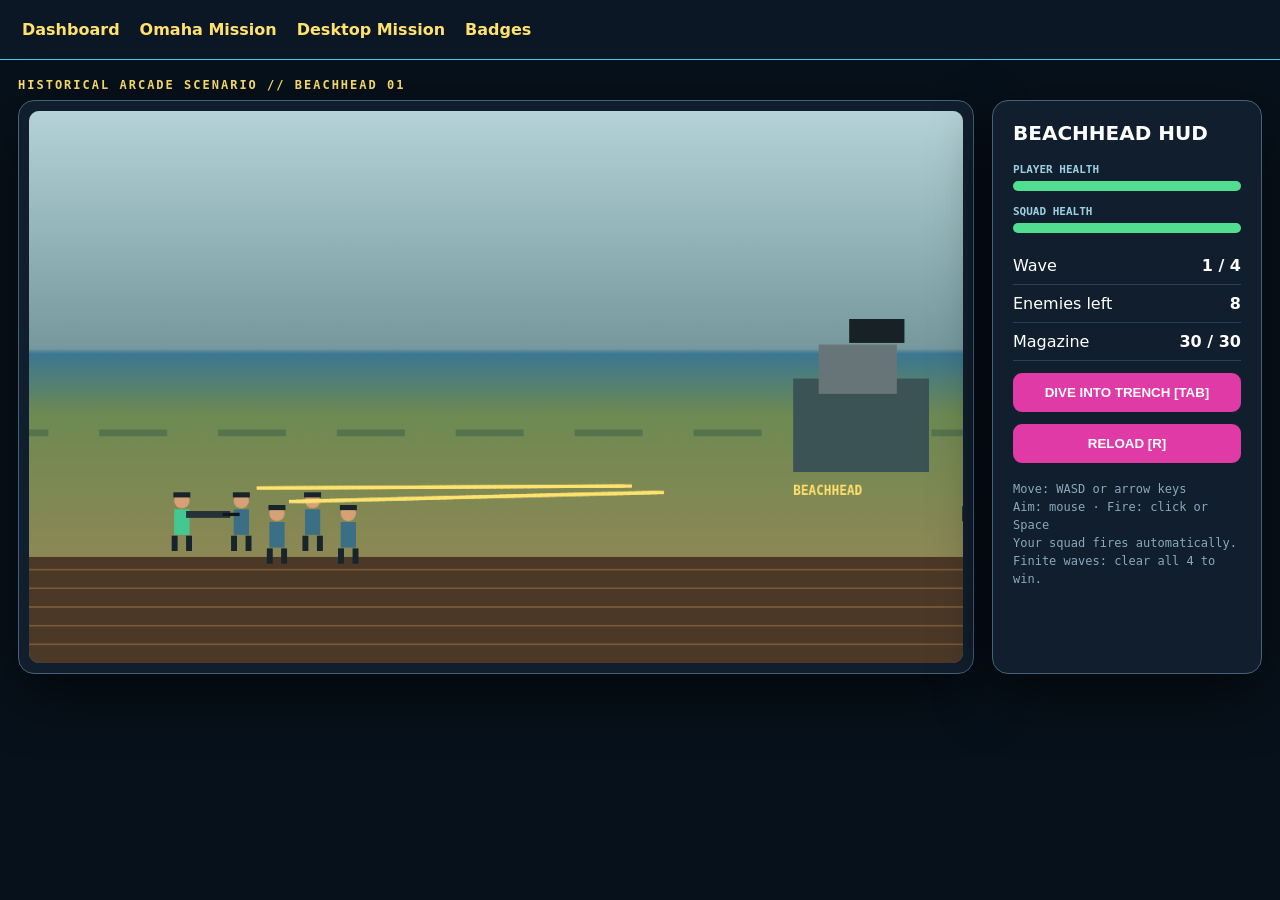
<file: mission-omaha.html>
<!doctype html><html><head><meta charset="utf-8"><meta name="viewport" content="width=device-width,initial-scale=1"><title>Omaha Beach // Squad Mission</title><style>*{box-sizing:border-box}body{margin:0;background:#07111b;color:#fff;font-family:system-ui}.nav{height:60px;display:flex;align-items:center;gap:20px;padding:0 22px;background:#0c1725;border-bottom:1px solid #41c9ed}.nav a{color:#ffe26e;text-decoration:none;font-weight:900}.wrap{max-width:1300px;margin:auto;padding:18px}.layout{display:grid;grid-template-columns:1fr 270px;gap:18px}.frame,.panel{background:#111e2d;border:1px solid #42627a;border-radius:16px;padding:10px;box-shadow:0 20px 55px #0009}.frame canvas{display:block;width:100%;height:auto;border-radius:10px;background:#6e8a91}.panel{padding:20px}.panel h1{font-size:20px;margin:0 0 18px}.label{font:800 11px monospace;color:#9bcfe2}.bar{height:10px;background:#3d2225;border-radius:10px;overflow:hidden;margin:5px 0 14px}.bar i{display:block;height:100%;width:100%;background:#52de91}.bar.red i{background:#ff5b61}.stat{display:flex;justify-content:space-between;border-bottom:1px solid #294154;padding:9px 0}.button{width:100%;border:0;border-radius:9px;padding:12px;margin-top:12px;background:#df3aa6;color:#fff;font-weight:900;cursor:pointer}.hint{font:12px monospace;line-height:1.5;color:#88aabb;margin-top:17px}.banner{color:#ffe26e;font:900 12px monospace;letter-spacing:2px;margin-bottom:8px}@media(max-width:900px){.layout{grid-template-columns:1fr}.nav{font-size:12px;gap:10px}}
</style></head><body><nav class="nav"><a href="index.html">Dashboard</a><a href="mission-omaha.html">Omaha Mission</a><a href="mission-final.html">Desktop Mission</a><a href="badges.html">Badges</a></nav><main class="wrap"><div class="banner">HISTORICAL ARCADE SCENARIO // BEACHHEAD 01</div><div class="layout"><section class="frame"><canvas id="cv" width="1100" height="650"></canvas></section><aside class="panel"><h1>BEACHHEAD HUD</h1><div class="label">PLAYER HEALTH</div><div class="bar"><i id="hp"></i></div><div class="label">SQUAD HEALTH</div><div class="bar"><i id="squad"></i></div><div class="stat"><span>Wave</span><b id="wave">1 / 4</b></div><div class="stat"><span>Enemies left</span><b id="left">0</b></div><div class="stat"><span>Magazine</span><b id="ammo">30 / 30</b></div><button class="button" id="cover">DIVE INTO TRENCH [TAB]</button><button class="button" id="reload">RELOAD [R]</button><p class="hint">Move: WASD or arrow keys<br>Aim: mouse · Fire: click or Space<br>Your squad fires automatically.<br>Finite waves: clear all 4 to win.</p></aside></div></main><script>const cv=document.getElementById('cv'),g=cv.getContext('2d'),W=1100,H=650;let p={x:180,y:500,hp:100,cover:false,aim:0},squad=100,wave=1,ammo=30,reloadAt=0,enemies=[],shots=[],enemyShots=[],alliedShots=[],sparks=[],score=0,spawned=0,last=performance.now(),mouse={x:700,y:360},keys={};cv.addEventListener('mousemove',e=>{let r=cv.getBoundingClientRect();mouse.x=(e.clientX-r.left)*W/r.width;mouse.y=(e.clientY-r.top)*H/r.height;p.aim=Math.atan2(mouse.y-p.y,mouse.x-p.x)});addEventListener('keydown',e=>{keys[e.key.toLowerCase()]=1;if(e.key==='Tab'){e.preventDefault();p.cover=!p.cover}if(e.key.toLowerCase()==='r')reload();if(e.code==='Space')fire()});addEventListener('keyup',e=>keys[e.key.toLowerCase()]=0);cv.addEventListener('click',fire);document.getElementById('cover').onclick=()=>p.cover=!p.cover;document.getElementById('reload').onclick=reload;function fire(){if(reloadAt||ammo<=0)return;ammo--;let a=p.aim;shots.push({x:p.x+Math.cos(a)*30,y:p.y-25+Math.sin(a)*30,vx:Math.cos(a)*14,vy:Math.sin(a)*14});for(let i=0;i<5;i++)sparks.push({x:p.x,y:p.y-25,vx:Math.random()*4-2,vy:Math.random()*4-2,life:14})}function reload(){if(ammo<30&&!reloadAt)reloadAt=performance.now()+900}function spawnWave(){let count=5+wave*3;for(let i=0;i<count;i++)enemies.push({x:W+30+i*45,y:350+Math.random()*150,hp:2,cool:60+Math.random()*100});spawned=count}function hit(a,b,r){return Math.hypot(a.x-b.x,a.y-b.y)<r}function drawMan(q,col){g.fillStyle=col;g.fillRect(q.x-9,q.y-31,18,30);g.fillStyle='#d6a176';g.beginPath();g.arc(q.x,q.y-41,9,0,7);g.fill();g.fillStyle='#17242c';g.fillRect(q.x-10,q.y-51,20,6);g.fillRect(q.x-12,q.y,7,18);g.fillRect(q.x+5,q.y,7,18)}function loop(now){let dt=Math.min(32,now-last);last=now;if(reloadAt&&now>reloadAt){ammo=30;reloadAt=0}let v=4;if(keys.w||keys.arrowup)p.y-=v;if(keys.s||keys.arrowdown)p.y+=v;if(keys.a||keys.arrowleft)p.x-=v;if(keys.d||keys.arrowright)p.x+=v;p.x=Math.max(30,Math.min(580,p.x));p.y=Math.max(190,Math.min(570,p.y));if(enemies.length===0&&spawned===0)spawnWave();if(enemies.length===0&&spawned>0&&wave<4){wave++;spawned=0}enemies.forEach(e=>{e.x-=.35;e.cool--;if(e.cool<=0){let a=Math.atan2(p.y-e.y,p.x-e.x);enemyShots.push({x:e.x,y:e.y-22,vx:Math.cos(a)*5,vy:Math.sin(a)*5});e.cool=90+Math.random()*100}});for(let i=0;i<2;i++){let q={x:260+i*38,y:470+i*16};if(enemies[0]){let a=Math.atan2(enemies[0].y-q.y,enemies[0].x-q.x);alliedShots.push({x:q.x,y:q.y-28,vx:Math.cos(a)*8,vy:Math.sin(a)*8})}}shots.forEach((b,i)=>{b.x+=b.vx;b.y+=b.vy;enemies.forEach((e,j)=>{if(hit(b,e,25)){e.hp--;shots.splice(i,1);if(e.hp<=0){enemies.splice(j,1);score+=100}}})});alliedShots.forEach((b,i)=>{b.x+=b.vx;b.y+=b.vy;enemies.forEach((e,j)=>{if(hit(b,e,25)){e.hp--;alliedShots.splice(i,1);if(e.hp<=0){enemies.splice(j,1);score+=100}}})});enemyShots.forEach((b,i)=>{b.x+=b.vx;b.y+=b.vy;if(hit(b,p,25)){enemyShots.splice(i,1);if(!p.cover)p.hp=Math.max(0,p.hp-7)}else if(b.x<0)enemyShots.splice(i,1)});if(enemies.length>12)squad=Math.max(0,squad-.15);draw();document.getElementById('hp').style.width=p.hp+'%';document.getElementById('squad').style.width=squad+'%';document.getElementById('wave').textContent=Math.min(wave,4)+' / 4';document.getElementById('left').textContent=enemies.length;document.getElementById('ammo').textContent=reloadAt?'RELOADING':ammo+' / 30';if(wave>=4&&enemies.length===0&&spawned>0){g.fillStyle='#ffe26e';g.font='bold 34px monospace';g.fillText('BEACHHEAD SECURED',355,110)}requestAnimationFrame(loop)}function draw(){let sky=g.createLinearGradient(0,0,0,H);sky.addColorStop(0,'#b4d2d7');sky.addColorStop(.43,'#76999d');sky.addColorStop(.44,'#3b7791');sky.addColorStop(.55,'#6e8a53');sky.addColorStop(1,'#a38755');g.fillStyle=sky;g.fillRect(0,0,W,H);g.fillStyle='#55744d';for(let i=0;i<10;i++)g.fillRect(i*140-(performance.now()/20%140),375,80,8);g.fillStyle='#4c3827';g.fillRect(0,525,W,125);g.strokeStyle='#a77d49';for(let y=540;y<640;y+=22){g.beginPath();g.moveTo(0,y);g.lineTo(W,y);g.stroke()}g.fillStyle='#3c5355';g.fillRect(900,315,160,110);g.fillStyle='#687578';g.fillRect(930,275,92,58);g.fillStyle='#172126';g.fillRect(966,245,65,28);g.fillStyle='#ffe26e';g.font='bold 15px monospace';g.fillText('BEACHHEAD',900,452);for(let i=0;i<4;i++)drawMan({x:250+i*42,y:500+i%2*15},'#3b6f86');enemies.forEach(e=>drawMan(e,'#b94852'));g.save();g.translate(p.x,p.y-25);drawMan({x:0,y:25},p.cover?'#338fc2':'#44c892');g.rotate(p.aim);g.fillStyle='#263239';g.fillRect(5,-4,52,8);g.fillStyle='#10171b';g.fillRect(48,-2,20,4);g.restore();shots.concat(alliedShots).forEach(b=>{g.fillStyle='#ffe36e';g.fillRect(b.x,b.y,18,4)});enemyShots.forEach(b=>{g.fillStyle='#ff6359';g.fillRect(b.x,b.y,18,4)});sparks.forEach((s,i)=>{s.x+=s.vx;s.y+=s.vy;s.life--;g.fillStyle='#ffe36e';g.fillRect(s.x,s.y,4,4);if(s.life<1)sparks.splice(i,1)});if(p.cover){g.fillStyle='#b77943';g.fillRect(0,480,300,50);g.fillStyle='#432b20';for(let i=0;i<8;i++)g.fillRect(i*38,480,28,50)}}requestAnimationFrame(loop)</script></body></html>
</file>
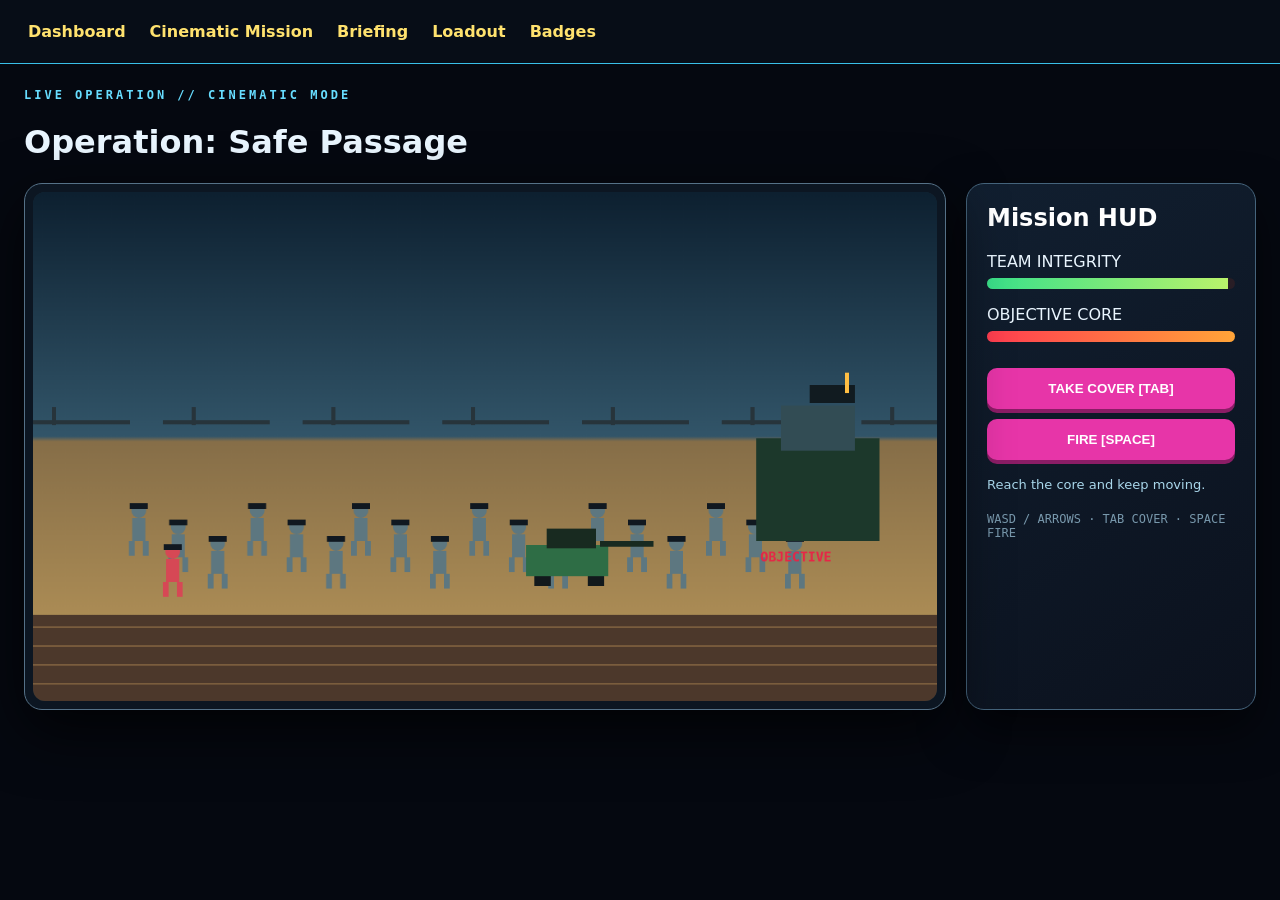
<file: mission-ps5.html>
<!doctype html><html><head><meta charset="utf-8"><meta name="viewport" content="width=device-width,initial-scale=1"><title>Mission // Cinematic</title><style>*{box-sizing:border-box}body{margin:0;background:#050810;color:#eaf6ff;font-family:Inter,system-ui,sans-serif}.nav{height:64px;display:flex;align-items:center;gap:24px;padding:0 28px;background:#080d18ee;border-bottom:1px solid #39bfe8;position:sticky;top:0;z-index:5}.nav a{color:#ffe26e;text-decoration:none;font-weight:800}.stage{max-width:1400px;margin:auto;padding:24px}.eyebrow{color:#67ddff;font:800 12px monospace;letter-spacing:3px}.layout{display:grid;grid-template-columns:1fr 290px;gap:20px;margin-top:15px}.frame{position:relative;background:#0c1622;border:1px solid #557187;border-radius:18px;padding:8px;box-shadow:0 20px 60px #000b}.frame canvas{display:block;width:100%;height:auto;border-radius:12px;background:#172c38}.panel{background:linear-gradient(145deg,#111f30,#0b111d);border:1px solid #45647c;border-radius:18px;padding:20px;box-shadow:0 20px 45px #0008}.panel h2{margin-top:0;color:#fff}.meter{height:11px;background:#281d25;border-radius:20px;overflow:hidden;margin:7px 0 16px}.meter i{display:block;height:100%;width:100%;background:linear-gradient(90deg,#39e08a,#b9f36b);transition:.2s}.meter.enemy i{background:linear-gradient(90deg,#ff3d50,#ffa438)}button{width:100%;border:0;border-radius:10px;padding:13px;margin-top:10px;background:#e735a8;color:#fff;font-weight:900;cursor:pointer;box-shadow:0 4px #8b1d66}button:active{transform:translateY(3px);box-shadow:0 1px #8b1d66}.status{margin-top:15px;color:#a9d7eb;font-size:13px;line-height:1.5}.keys{margin-top:18px;color:#7898ac;font:12px monospace}@media(max-width:900px){.layout{grid-template-columns:1fr}.nav{gap:12px;padding:0 14px;font-size:12px}}
</style></head><body><nav class="nav"><a href="index.html">Dashboard</a><a href="mission-ps5.html">Cinematic Mission</a><a href="briefing.html">Briefing</a><a href="loadout.html">Loadout</a><a href="badges.html">Badges</a></nav><main class="stage"><div class="eyebrow">LIVE OPERATION // CINEMATIC MODE</div><h1>Operation: Safe Passage</h1><div class="layout"><section class="frame"><canvas id="c" width="1100" height="620"></canvas></section><aside class="panel"><h2>Mission HUD</h2><label>TEAM INTEGRITY</label><div class="meter"><i id="team"></i></div><label>OBJECTIVE CORE</label><div class="meter enemy"><i id="enemy"></i></div><button id="cover">TAKE COVER [TAB]</button><button id="fire">FIRE [SPACE]</button><div class="status" id="status">Move with WASD or arrow keys. Disable the objective core.</div><div class="keys">WASD / ARROWS · TAB COVER · SPACE FIRE</div></aside></div></main><script>const cv=document.getElementById('c'),x=cv.getContext('2d'),W=cv.width,H=cv.height;let p={x:170,y:470,hp:100,cover:false},core=100,keys={},shots=[],sparks=[],t=0;const troops=Array.from({length:18},(_,i)=>({x:90+i*48,y:420+(i%3)*20,phase:i*.4}));addEventListener('keydown',e=>{keys[e.key.toLowerCase()]=1;if(e.key==='Tab'){e.preventDefault();p.cover=!p.cover;document.getElementById('cover').textContent=p.cover?'LEAVE COVER [TAB]':'TAKE COVER [TAB]'}if(e.code==='Space')fire()});addEventListener('keyup',e=>keys[e.key.toLowerCase()]=0);document.getElementById('cover').onclick=()=>{p.cover=!p.cover;document.getElementById('cover').textContent=p.cover?'LEAVE COVER [TAB]':'TAKE COVER [TAB]'};document.getElementById('fire').onclick=fire;function fire(){shots.push({x:p.x+25,y:p.y-25,v:11});for(let i=0;i<7;i++)sparks.push({x:p.x+25,y:p.y-25,vx:Math.random()*5,vy:Math.random()*5-2,life:18});core=Math.max(0,core-2)}function drawSoldier(q,col){x.fillStyle=col;x.beginPath();x.arc(q.x,q.y-32,9,0,7);x.fill();x.fillRect(q.x-8,q.y-23,16,28);x.fillRect(q.x-12,q.y+5,7,18);x.fillRect(q.x+5,q.y+5,7,18);x.fillStyle='#101820';x.fillRect(q.x-11,q.y-41,22,7)}function loop(){t++;if(keys.w||keys.arrowup)p.y=Math.max(170,p.y-4);if(keys.s||keys.arrowdown)p.y=Math.min(540,p.y+4);if(keys.a||keys.arrowleft)p.x=Math.max(30,p.x-4);if(keys.d||keys.arrowright)p.x=Math.min(500,p.x+4);x.clearRect(0,0,W,H);let sky=x.createLinearGradient(0,0,0,H);sky.addColorStop(0,'#0d2030');sky.addColorStop(.48,'#325569');sky.addColorStop(.49,'#866e48');sky.addColorStop(1,'#bd9a5b');x.fillStyle=sky;x.fillRect(0,0,W,H);x.fillStyle='#27343b';for(let i=0;i<8;i++){x.fillRect(i*170-((t*.2)%170),278,130,5);x.fillRect(i*170-((t*.2)%170)+35,262,5,22)}x.fillStyle='#4c382b';x.fillRect(0,515,W,105);x.strokeStyle='#a98251';for(let y=530;y<620;y+=23){x.beginPath();x.moveTo(0,y);x.lineTo(W,y);x.stroke()}troops.forEach(q=>{q.x+=.35;if(q.x>W+30)q.x=-20;drawSoldier(q,'#5d7780')});x.fillStyle='#1c382b';x.fillRect(880,300,150,125);x.fillStyle='#324c54';x.fillRect(910,260,90,55);x.fillStyle='#111b20';x.fillRect(945,235,55,22);x.fillStyle='#ffbe43';x.fillRect(988,220,5,25);x.fillStyle='#e72547';x.font='bold 16px monospace';x.fillText('OBJECTIVE',885,450);x.fillStyle='#2e6d45';x.fillRect(600,430,100,38);x.fillStyle='#182a20';x.fillRect(625,410,60,24);x.fillRect(690,425,65,7);x.fillStyle='#12191c';x.fillRect(610,468,20,12);x.fillRect(675,468,20,12);troops.slice(0,6).forEach(q=>{q.x+=.3});drawSoldier(p,p.cover?'#39a5d9':'#d64855');if(!p.cover&&t%55===0){p.hp=Math.max(0,p.hp-3);document.getElementById('team').style.width=p.hp+'%'}shots.forEach((s,i)=>{s.x+=s.v;x.fillStyle='#ffe36c';x.shadowBlur=16;x.shadowColor='#ffe36c';x.fillRect(s.x,s.y,22,4);x.shadowBlur=0;if(s.x>W)shots.splice(i,1)});sparks.forEach((s,i)=>{s.x+=s.vx;s.y+=s.vy;s.life--;x.fillStyle='#ffcf58';x.fillRect(s.x,s.y,4,4);if(s.life<1)sparks.splice(i,1)});document.getElementById('enemy').style.width=core+'%';document.getElementById('status').textContent=core?'Reach the core and keep moving.':'Objective disabled — mission complete.';requestAnimationFrame(loop)}loop()</script></body></html>
</file>
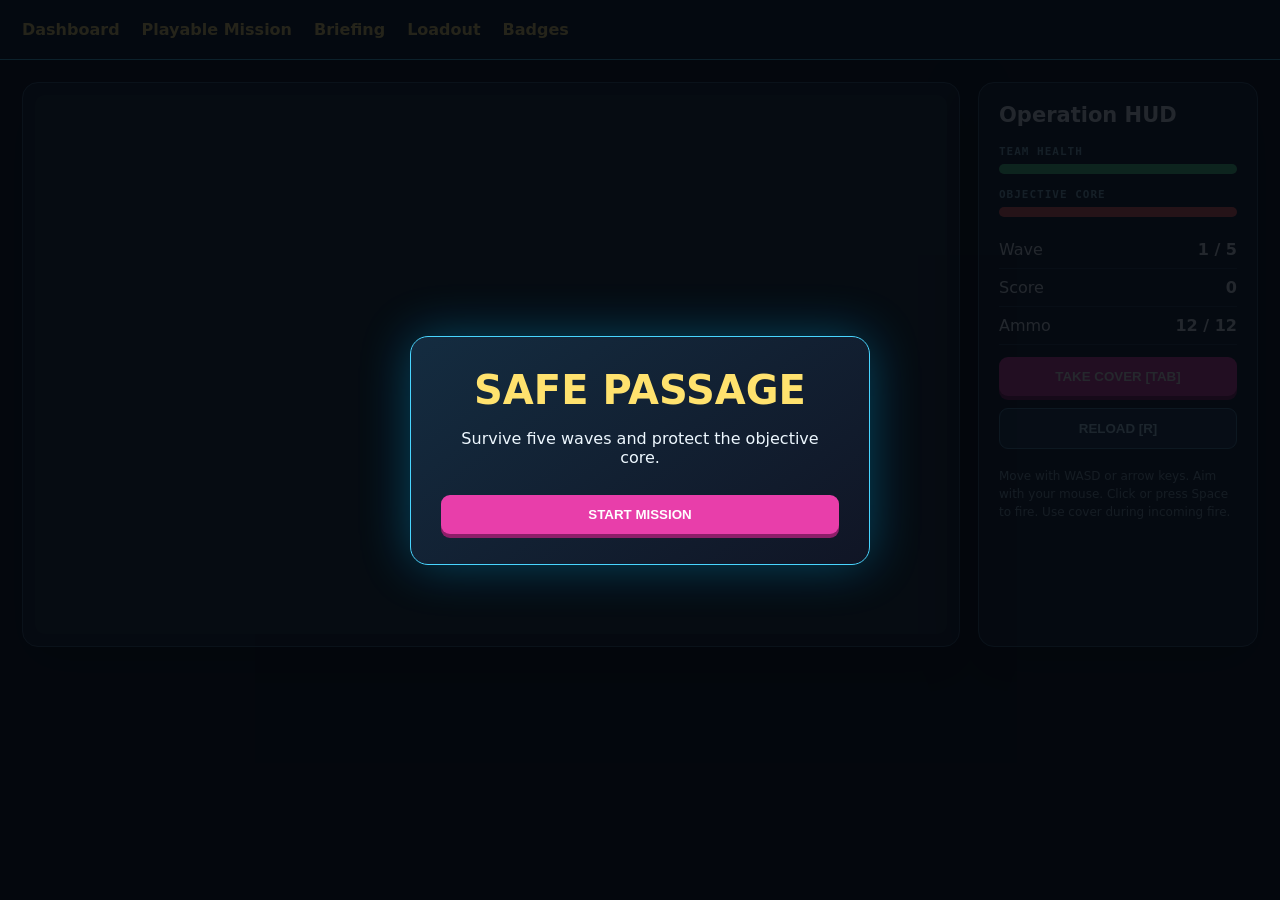
<file: mission-real.html>
<!doctype html><html><head><meta charset="utf-8"><meta name="viewport" content="width=device-width,initial-scale=1"><title>Operation: Safe Passage</title><style>*{box-sizing:border-box}body{margin:0;background:#050a11;color:#eef8ff;font-family:Inter,system-ui,sans-serif}.nav{height:60px;padding:0 22px;display:flex;align-items:center;gap:22px;background:#091322;border-bottom:1px solid #42c9ee;position:sticky;top:0;z-index:5}.nav a{color:#ffe26e;text-decoration:none;font-weight:800}.wrap{max-width:1280px;margin:auto;padding:22px}.layout{display:grid;grid-template-columns:1fr 280px;gap:18px}.card{background:#101c2b;border:1px solid #385a72;border-radius:16px;padding:12px;box-shadow:0 18px 50px #0008}.card canvas{display:block;width:100%;height:auto;border-radius:10px;background:#192c35}.side{padding:20px}.side h1{font-size:21px;margin:0 0 18px}.label{font:800 11px monospace;color:#86bdd1;letter-spacing:1px}.meter{height:10px;background:#291f27;border-radius:12px;margin:6px 0 14px;overflow:hidden}.meter i{display:block;height:100%;background:#4bdf91;width:100%;transition:.15s}.meter.red i{background:#ff6262}.stat{display:flex;justify-content:space-between;padding:9px 0;border-bottom:1px solid #263d51}.primary,.secondary{width:100%;border:0;border-radius:9px;padding:12px;margin-top:12px;font-weight:900;cursor:pointer}.primary{background:#e83eaa;color:#fff;box-shadow:0 4px #8d1e69}.secondary{background:#1c3850;color:#bfeaff;border:1px solid #4c86a6}.help{color:#85a6b6;font-size:12px;line-height:1.5;margin-top:18px}.overlay{position:fixed;inset:0;display:grid;place-items:center;background:#04070ddd;z-index:10}.modal{max-width:460px;margin:20px;background:linear-gradient(145deg,#142c40,#101525);border:1px solid #49d5ff;border-radius:18px;padding:30px;box-shadow:0 0 50px #00b8ff55;text-align:center}.modal h1{font-size:40px;margin:0 0 8px;color:#ffe26e}.hidden{display:none!important}@media(max-width:900px){.layout{grid-template-columns:1fr}.nav{gap:10px;font-size:12px}}
</style></head><body><nav class="nav"><a href="index.html">Dashboard</a><a href="mission-real.html">Playable Mission</a><a href="briefing.html">Briefing</a><a href="loadout.html">Loadout</a><a href="badges.html">Badges</a></nav><main class="wrap"><div class="layout"><section class="card"><canvas id="game" width="1100" height="650"></canvas></section><aside class="card side"><h1>Operation HUD</h1><div class="label">TEAM HEALTH</div><div class="meter"><i id="hp"></i></div><div class="label">OBJECTIVE CORE</div><div class="meter red"><i id="core"></i></div><div class="stat"><span>Wave</span><b id="wave">1 / 5</b></div><div class="stat"><span>Score</span><b id="score">0</b></div><div class="stat"><span>Ammo</span><b id="ammo">12 / 12</b></div><button class="primary" id="cover">TAKE COVER [TAB]</button><button class="secondary" id="reload">RELOAD [R]</button><p class="help">Move with WASD or arrow keys. Aim with your mouse. Click or press Space to fire. Use cover during incoming fire.</p></aside></div></main><div class="overlay" id="start"><div class="modal"><h1>SAFE PASSAGE</h1><p>Survive five waves and protect the objective core.</p><button class="primary" id="startBtn">START MISSION</button></div></div><div class="overlay hidden" id="end"><div class="modal"><h1 id="endTitle">MISSION COMPLETE</h1><p id="endText"></p><button class="primary" id="again">PLAY AGAIN</button></div></div><script>const c=document.getElementById('game'),g=c.getContext('2d'),W=c.width,H=c.height;let running=false,keys={},mouse={x:800,y:300},player,enemies,shots,enemyShots,particles,core,wave,score,ammo,reloadTimer,cover,last,spawnTimer;const $=id=>document.getElementById(id);addEventListener('keydown',e=>{keys[e.key.toLowerCase()]=1;if(e.key==='Tab'){e.preventDefault();toggleCover()}if(e.key.toLowerCase()==='r')reload();if(e.code==='Space')fire()});addEventListener('keyup',e=>keys[e.key.toLowerCase()]=0);c.addEventListener('mousemove',e=>{let r=c.getBoundingClientRect();mouse.x=(e.clientX-r.left)*W/r.width;mouse.y=(e.clientY-r.top)*H/r.height});c.addEventListener('click',fire);$('startBtn').onclick=start;$('again').onclick=start;$('cover').onclick=toggleCover;$('reload').onclick=reload;function start(){running=true;$('start').classList.add('hidden');$('end').classList.add('hidden');player={x:160,y:500,hp:100};enemies=[];shots=[];enemyShots=[];particles=[];core=100;wave=1;score=0;ammo=12;cover=false;spawnTimer=0;last=performance.now();requestAnimationFrame(loop)}function toggleCover(){if(!running)return;cover=!cover;$('cover').textContent=cover?'LEAVE COVER [TAB]':'TAKE COVER [TAB]'}function reload(){if(ammo<12&&!reloadTimer)reloadTimer=performance.now()+1000}function fire(){if(!running||reloadTimer||ammo<=0)return;ammo--;let a=Math.atan2(mouse.y-player.y,mouse.x-player.x);shots.push({x:player.x+20,y:player.y-18,vx:Math.cos(a)*13,vy:Math.sin(a)*13});for(let i=0;i<4;i++)particles.push({x:player.x+20,y:player.y-18,vx:Math.random()*4,vy:Math.random()*4-2,life:15})}function spawn(){let side=Math.random()<.5?-1:1;enemies.push({x:side<0?-30:W+30,y:370+Math.random()*130,hp:3,fire:Math.random()*100})}function hit(x,y){return Math.hypot(x-player.x,y-player.y)<30}function end(win){running=false;$('endTitle').textContent=win?'MISSION COMPLETE':'MISSION FAILED';$('endText').textContent=win?'Score '+score+' — the objective is secure.':'Your team was overwhelmed. Score '+score+'.';$('end').classList.remove('hidden')}function loop(now){if(!running)return;let dt=Math.min(32,now-last);last=now;let sp=4;if(keys.w||keys.arrowup)player.y-=sp;if(keys.s||keys.arrowdown)player.y+=sp;if(keys.a||keys.arrowleft)player.x-=sp;if(keys.d||keys.arrowright)player.x+=sp;player.x=Math.max(25,Math.min(540,player.x));player.y=Math.max(180,Math.min(570,player.y));if(reloadTimer&&now>reloadTimer){ammo=12;reloadTimer=0}spawnTimer-=dt;if(spawnTimer<0){spawn();spawnTimer=900-Math.min(500,wave*70)}enemies.forEach(e=>{let dir=player.x<e.x?-1:1;e.x+=dir*.35;if(Math.random()<.012)e.fire=1;if(e.fire>0){e.fire--;if(e.fire===1)enemyShots.push({x:e.x,y:e.y-15,vx:(player.x-e.x)/80,vy:(player.y-e.y)/80})}});shots.forEach((s,i)=>{s.x+=s.vx;s.y+=s.vy;enemies.forEach((e,j)=>{if(Math.hypot(s.x-e.x,s.y-e.y)<24){e.hp--;shots.splice(i,1);particles.push({x:e.x,y:e.y,vx:0,vy:0,life:24});if(e.hp<=0){enemies.splice(j,1);score+=100}}})});enemyShots.forEach((s,i)=>{s.x+=s.vx*5;s.y+=s.vy*5;if(hit(s.x,s.y)){enemyShots.splice(i,1);if(!cover)player.hp-=8}});if(enemies.length>14){core-=.2;enemies.shift()}if(score>=wave*700){wave++;if(wave>5)return end(true)}if(player.hp<=0||core<=0)return end(false);draw();$('hp').style.width=player.hp+'%';$('core').style.width=core+'%';$('wave').textContent=wave+' / 5';$('score').textContent=score;$('ammo').textContent=reloadTimer?'RELOADING':ammo+' / 12';requestAnimationFrame(loop)}function draw(){let sky=g.createLinearGradient(0,0,0,H);sky.addColorStop(0,'#102b41');sky.addColorStop(.48,'#4e7880');sky.addColorStop(.49,'#8d744a');sky.addColorStop(1,'#c49d5b');g.fillStyle=sky;g.fillRect(0,0,W,H);g.fillStyle='#273b3c';for(let i=0;i<8;i++){let x=i*170-(performance.now()/15%170);g.fillRect(x,285,110,7);g.fillRect(x+30,265,7,30)}g.fillStyle='#4c3626';g.fillRect(0,525,W,125);g.strokeStyle='#a67e4b';for(let y=540;y<640;y+=22){g.beginPath();g.moveTo(0,y);g.lineTo(W,y);g.stroke()}g.fillStyle='#243d32';g.fillRect(900,300,150,130);g.fillStyle='#58676b';g.fillRect(930,265,90,55);g.fillStyle='#182126';g.fillRect(965,240,65,24);g.fillStyle='#ffe26e';g.font='bold 14px monospace';g.fillText('OBJECTIVE',905,455);enemies.forEach(e=>{g.fillStyle='#bd474f';g.fillRect(e.x-10,e.y-30,20,30);g.fillStyle='#d5a176';g.beginPath();g.arc(e.x,e.y-40,8,0,7);g.fill();g.fillStyle='#17242d';g.fillRect(e.x-10,e.y-50,20,6)});g.fillStyle=cover?'#2e83c4':'#3dc18b';g.fillRect(player.x-10,player.y-30,20,30);g.fillStyle='#d5a176';g.beginPath();g.arc(player.x,player.y-40,8,0,7);g.fill();g.fillStyle='#1b2730';g.fillRect(player.x-10,player.y-50,20,6);shots.forEach(s=>{g.fillStyle='#ffe26e';g.shadowBlur=16;g.shadowColor='#ffe26e';g.fillRect(s.x,s.y,20,4);g.shadowBlur=0});enemyShots.forEach(s=>{g.fillStyle='#ff695a';g.fillRect(s.x,s.y,14,4)});particles.forEach((p,i)=>{p.x+=p.vx;p.y+=p.vy;p.life--;g.fillStyle='#ffd35d';g.fillRect(p.x,p.y,4,4);if(p.life<1)particles.splice(i,1)});if(cover){g.fillStyle='#b97c44';g.fillRect(0,485,260,40);g.fillStyle='#40291e';for(let i=0;i<7;i++)g.fillRect(i*42,485,32,40)}} </script></body></html>
</file>
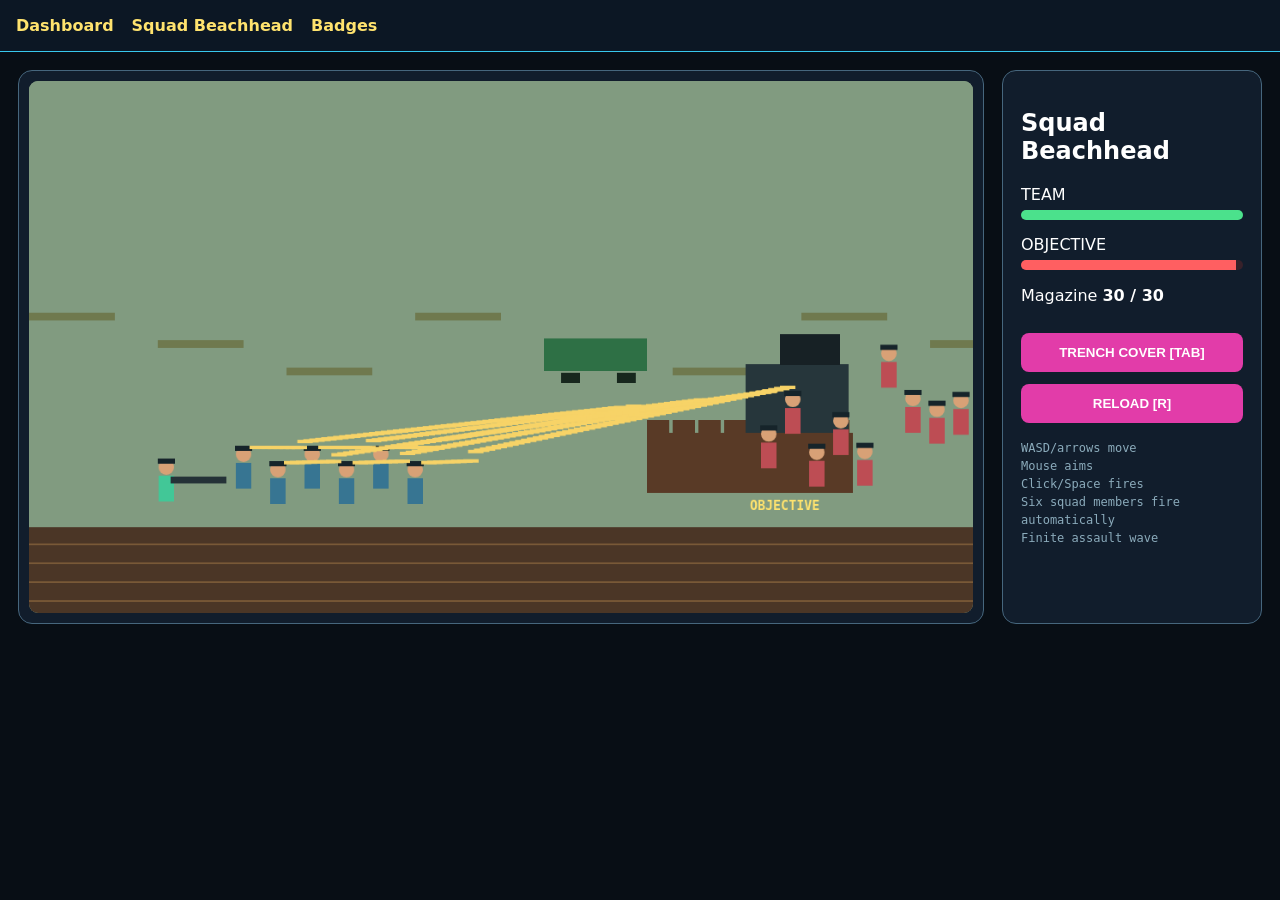
<file: mission-squad.html>
<!doctype html><html><head><meta charset="utf-8"><meta name="viewport" content="width=device-width,initial-scale=1"><title>Squad Beachhead</title><style>body{margin:0;background:#080e15;color:#fff;font-family:system-ui}.nav{padding:16px;background:#0c1724;border-bottom:1px solid #38c8ed}.nav a{color:#ffe36e;margin-right:18px;text-decoration:none;font-weight:900}.wrap{max-width:1250px;margin:auto;padding:18px}.layout{display:grid;grid-template-columns:1fr 260px;gap:18px}.box{background:#111d2c;border:1px solid #46667d;border-radius:14px;padding:10px}.box canvas{width:100%;display:block;border-radius:9px;background:#829a7e}.side{padding:18px}.bar{height:10px;background:#37212a;margin:6px 0 15px;border-radius:9px;overflow:hidden}.bar i{display:block;width:100%;height:100%;background:#4be18c}.bar.red i{background:#ff5f61}.btn{width:100%;padding:12px;margin-top:12px;border:0;border-radius:8px;background:#e23ca9;color:#fff;font-weight:900}.hint{font:12px monospace;color:#8babbb;line-height:1.5;margin-top:16px}@media(max-width:850px){.layout{grid-template-columns:1fr}}</style></head><body><nav class="nav"><a href="index.html">Dashboard</a><a href="mission-squad.html">Squad Beachhead</a><a href="badges.html">Badges</a></nav><main class="wrap"><div class="layout"><div class="box"><canvas id="c" width="1100" height="620"></canvas></div><aside class="box side"><h2>Squad Beachhead</h2>TEAM<div class="bar"><i id="t"></i></div>OBJECTIVE<div class="bar red"><i id="o"></i></div><p>Magazine <b id="m">30 / 30</b></p><button class="btn" id="cover">TRENCH COVER [TAB]</button><button class="btn" id="reload">RELOAD [R]</button><p class="hint">WASD/arrows move<br>Mouse aims<br>Click/Space fires<br>Six squad members fire automatically<br>Finite assault wave</p></aside></div></main><script>const c=document.getElementById('c'),x=c.getContext('2d'),W=1100,H=620;let p={x:160,y:490,aim:0,hp:100,cover:false},ammo=30,obj=100,keys={},mouse={x:700,y:350},shots=[],foes=[],enemyShots=[],reloadAt=0,last=0,spawn=0,done=false;c.onmousemove=e=>{let r=c.getBoundingClientRect();mouse.x=(e.clientX-r.left)*W/r.width;mouse.y=(e.clientY-r.top)*H/r.height;p.aim=Math.atan2(mouse.y-p.y,mouse.x-p.x)};addEventListener('keydown',e=>{keys[e.key.toLowerCase()]=1;if(e.key==='Tab'){e.preventDefault();p.cover=!p.cover}if(e.key.toLowerCase()==='r')reload();if(e.code==='Space')fire()});addEventListener('keyup',e=>keys[e.key.toLowerCase()]=0);c.onclick=fire;document.getElementById('cover').onclick=()=>p.cover=!p.cover;document.getElementById('reload').onclick=reload;function reload(){if(ammo<30&&!reloadAt)reloadAt=performance.now()+800}function fire(){if(ammo<=0||reloadAt)return;ammo--;let a=p.aim;shots.push({x:p.x+Math.cos(a)*35,y:p.y-28+Math.sin(a)*35,vx:Math.cos(a)*14,vy:Math.sin(a)*14})}function addFoes(){for(let i=0;i<10;i++)foes.push({x:850+i*28,y:350+Math.random()*150,hp:2,c:40+Math.random()*100})}function man(q,col){x.fillStyle=col;x.fillRect(q.x-9,q.y-30,18,30);x.fillStyle='#d8a176';x.beginPath();x.arc(q.x,q.y-40,9,0,7);x.fill();x.fillStyle='#16242a';x.fillRect(q.x-10,q.y-50,20,6)}function loop(now){let dt=Math.min(32,now-last);last=now;if(!foes.length&&!done){addFoes();done=true}if(reloadAt&&now>reloadAt){ammo=30;reloadAt=0}let v=4;if(keys.w||keys.arrowup)p.y-=v;if(keys.s||keys.arrowdown)p.y+=v;if(keys.a||keys.arrowleft)p.x-=v;if(keys.d||keys.arrowright)p.x+=v;p.x=Math.max(30,Math.min(580,p.x));p.y=Math.max(180,Math.min(570,p.y));foes.forEach(e=>{e.x-=.25;e.c--;if(e.c<1){let a=Math.atan2(p.y-e.y,p.x-e.x);enemyShots.push({x:e.x,y:e.y-20,vx:Math.cos(a)*5,vy:Math.sin(a)*5});e.c=70+Math.random()*80}});for(let i=0;i<6;i++){let q={x:250+i*40,y:450+i%2*18},e=foes[0];if(e){let a=Math.atan2(e.y-q.y,e.x-q.x);shots.push({x:q.x,y:q.y-25,vx:Math.cos(a)*7,vy:Math.sin(a)*7,ally:1})}}shots.forEach((b,i)=>{b.x+=b.vx;b.y+=b.vy;foes.forEach((e,j)=>{if(Math.hypot(b.x-e.x,b.y-e.y)<24){e.hp--;shots.splice(i,1);if(e.hp<=0){foes.splice(j,1);obj=Math.max(0,obj-3)}}})});enemyShots.forEach((b,i)=>{b.x+=b.vx;b.y+=b.vy;if(Math.hypot(b.x-p.x,b.y-p.y)<25){enemyShots.splice(i,1);if(!p.cover)p.hp=Math.max(0,p.hp-7)}});x.fillStyle='#819b80';x.fillRect(0,0,W,H);x.fillStyle='#6f794e';for(let i=0;i<10;i++)x.fillRect(i*150,270+(i%3)*32,100,9);x.fillStyle='#4b3626';x.fillRect(0,520,W,100);x.strokeStyle='#a77d49';for(let y=540;y<620;y+=22){x.beginPath();x.moveTo(0,y);x.lineTo(W,y);x.stroke()}x.fillStyle='#593a26';x.fillRect(720,410,240,70);for(let i=0;i<8;i++)x.fillRect(720+i*30,395,26,18);x.fillStyle='#26363b';x.fillRect(835,330,120,80);x.fillStyle='#172125';x.fillRect(875,295,70,36);x.fillStyle='#ffe36e';x.font='bold 15px monospace';x.fillText('OBJECTIVE',840,500);x.fillStyle='#2e7045';x.fillRect(600,300,120,38);x.fillStyle='#17271d';x.fillRect(620,340,22,12);x.fillRect(685,340,22,12);for(let i=0;i<6;i++)man({x:250+i*40,y:475+i%2*18},'#377592');foes.forEach(e=>man(e,'#bd4d54'));x.save();x.translate(p.x,p.y-25);man({x:0,y:25},p.cover?'#358ec3':'#42c797');x.rotate(p.aim);x.fillStyle='#243237';x.fillRect(5,-4,65,8);x.restore();shots.forEach(b=>{x.fillStyle=b.ally?'#f7d367':'#ffe66e';x.fillRect(b.x,b.y,18,4)});enemyShots.forEach(b=>{x.fillStyle='#ff665d';x.fillRect(b.x,b.y,18,4)});if(p.cover){x.fillStyle='#9b7142';x.fillRect(0,480,310,45)}document.getElementById('t').style.width=p.hp+'%';document.getElementById('o').style.width=obj+'%';document.getElementById('m').textContent=reloadAt?'RELOADING':ammo+' / 30';requestAnimationFrame(loop)}requestAnimationFrame(loop)</script></body></html>
</file>
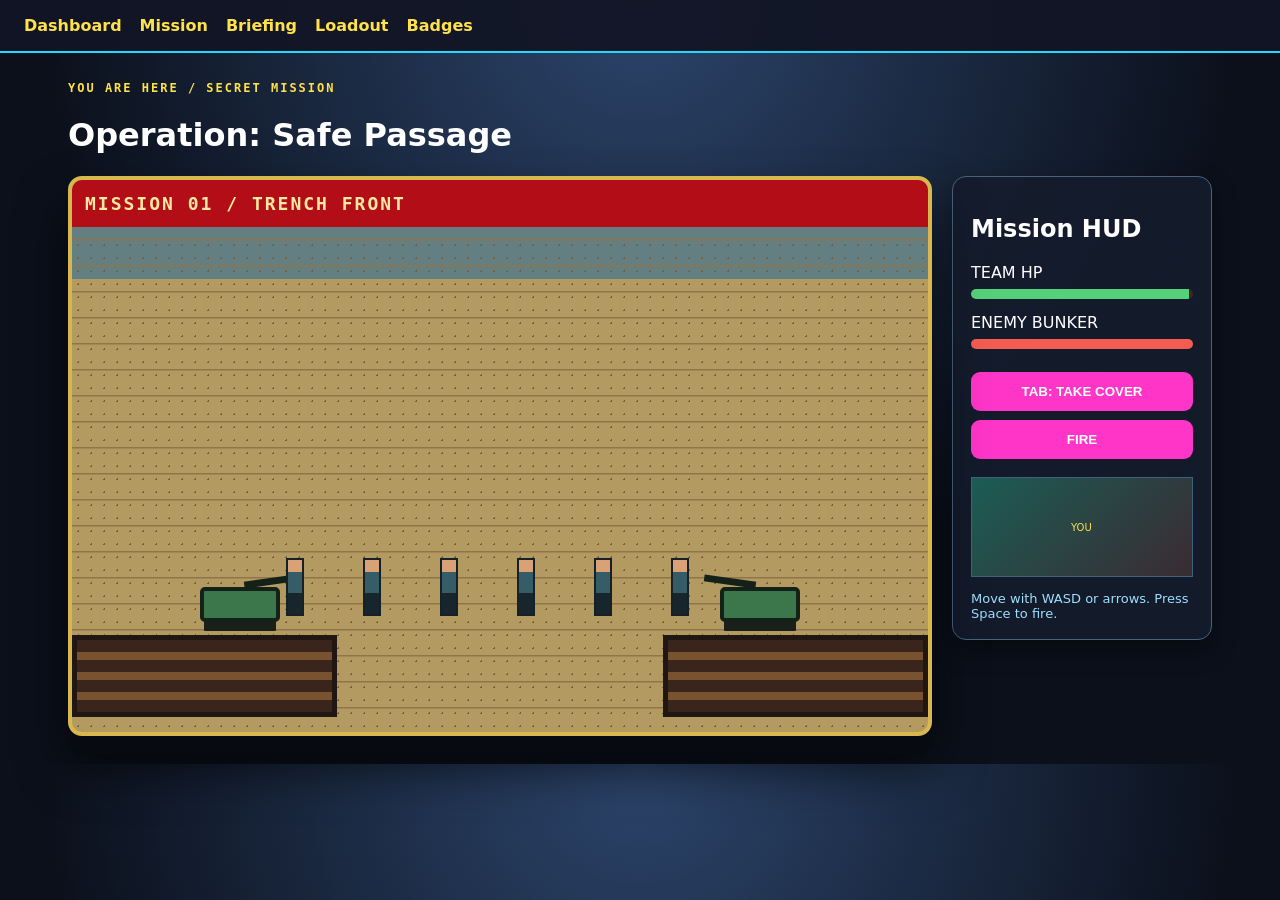
<file: mission-v2.html>
<!doctype html><html><head><meta charset="utf-8"><meta name="viewport" content="width=device-width,initial-scale=1"><title>Secret Mission 2</title><style>*{box-sizing:border-box}body{margin:0;background:radial-gradient(circle at 50% 0,#2c456c,#0b101b 60%);color:#fff;font-family:system-ui}.nav{padding:16px 24px;background:#121525ee;position:sticky;top:0;z-index:9;border-bottom:2px solid #23d9ff}.nav a{color:#ffe14a;margin-right:18px;text-decoration:none;font-weight:900}.wrap{max-width:1200px;margin:auto;padding:28px}.eyebrow{color:#ffe14a;font:900 12px monospace;letter-spacing:2px}.layout{display:grid;grid-template-columns:1fr 260px;gap:20px}.game{height:560px;position:relative;overflow:hidden;border:4px solid #d8b74e;border-radius:14px;background:linear-gradient(#647f82 0 18%,#b39a61 18%);box-shadow:0 18px 0 #070a10,0 30px 50px #000a}.game:before{content:'MISSION 01  /  TRENCH FRONT';display:block;padding:13px;background:#b30e18;color:#ffe9a2;font:900 18px monospace;letter-spacing:2px}.ground{position:absolute;inset:59px 0 0;background:repeating-linear-gradient(0deg,transparent 0 24px,#8f7549 25px 26px),radial-gradient(#765e39 1px,transparent 1px);background-size:100% 26px,13px 13px}.trench{position:absolute;bottom:15px;width:31%;height:82px;background:repeating-linear-gradient(0deg,#39251c 0 12px,#79522f 12px 20px);border:5px solid #211712;z-index:3}.t1{left:0}.t2{right:0}.tank{position:absolute;bottom:110px;width:80px;height:35px;background:#3c774c;border:4px solid #142118;border-radius:5px;z-index:4;box-shadow:0 13px 0 -4px #182019}.tank:after{content:'';position:absolute;width:52px;height:7px;background:#142118;left:40px;top:-13px;transform:rotate(-8deg)}.ta{left:15%}.tb{right:15%;transform:scaleX(-1)}.soldier{position:absolute;bottom:116px;width:18px;height:58px;background:linear-gradient(#d8a176 0 22%,#365d67 22% 62%,#17262d 62%);border:2px solid #162027;z-index:5;animation:march 4s linear infinite}.s1{left:25%}.s2{left:34%;animation-delay:.4s}.s3{left:43%;animation-delay:.8s}.s4{left:52%;animation-delay:1.2s}.s5{left:61%;animation-delay:1.6s}.s6{left:70%;animation-delay:2s}@keyframes march{to{transform:translateX(230px)}}.panel{background:#141c2de8;border:1px solid #49637f;border-radius:14px;padding:18px;height:max-content;box-shadow:0 10px 25px #0006}.bar{height:10px;background:#45231f;margin:7px 0 14px;border-radius:8px;overflow:hidden}.bar i{display:block;height:100%;width:100%;background:#55d17c}.bar.enemy i{background:#f45c52}.button{width:100%;border:0;border-radius:9px;padding:12px;background:#ff35c8;color:#fff;font-weight:900;cursor:pointer;margin-top:9px}.mini{margin-top:18px;height:100px;border:1px solid #40617c;background:linear-gradient(135deg,#1c5c55,#3a2b32);position:relative}.mini:after{content:'YOU';position:absolute;left:45%;top:45%;color:#ffe14a;font-size:10px}.status{margin-top:14px;color:#9edfff;font-size:13px}@media(max-width:800px){.layout{grid-template-columns:1fr}.game{height:450px}}
</style></head><body><nav class="nav"><a href="index.html">Dashboard</a><a href="mission-v2.html">Mission</a><a href="briefing.html">Briefing</a><a href="loadout.html">Loadout</a><a href="badges.html">Badges</a></nav><main class="wrap"><div class="eyebrow">YOU ARE HERE / SECRET MISSION</div><h1>Operation: Safe Passage</h1><div class="layout"><section class="game"><div class="ground"></div><div class="trench t1"></div><div class="trench t2"></div><div class="tank ta"></div><div class="tank tb"></div><i class="soldier s1"></i><i class="soldier s2"></i><i class="soldier s3"></i><i class="soldier s4"></i><i class="soldier s5"></i><i class="soldier s6"></i></section><aside class="panel"><h2>Mission HUD</h2><label>TEAM HP</label><div class="bar"><i id="team"></i></div><label>ENEMY BUNKER</label><div class="bar enemy"><i id="enemy"></i></div><button class="button" id="cover">TAB: TAKE COVER</button><button class="button" id="fire">FIRE</button><div class="mini"></div><div class="status" id="status">Move with WASD or arrows. Press Space to fire.</div></aside></div></main><script>let hp=100,en=100,safe=false;const team=document.getElementById('team'),enemy=document.getElementById('enemy'),status=document.getElementById('status');function fire(){en=Math.max(0,en-4);enemy.style.width=en+'%';status.textContent=en?'Hit confirmed. Keep moving.':'Mission complete — bunker disabled.'}document.getElementById('fire').onclick=fire;document.getElementById('cover').onclick=()=>{safe=!safe;document.getElementById('cover').textContent=safe?'IN COVER':'TAB: TAKE COVER';status.textContent=safe?'You are protected in the trench.':'You are exposed.'};document.addEventListener('keydown',e=>{if(e.key==='Tab'){e.preventDefault();document.getElementById('cover').click()}if(e.code==='Space')fire()});setInterval(()=>{if(!safe){hp=Math.max(0,hp-2);team.style.width=hp+'%'}},900)</script></body></html>
</file>
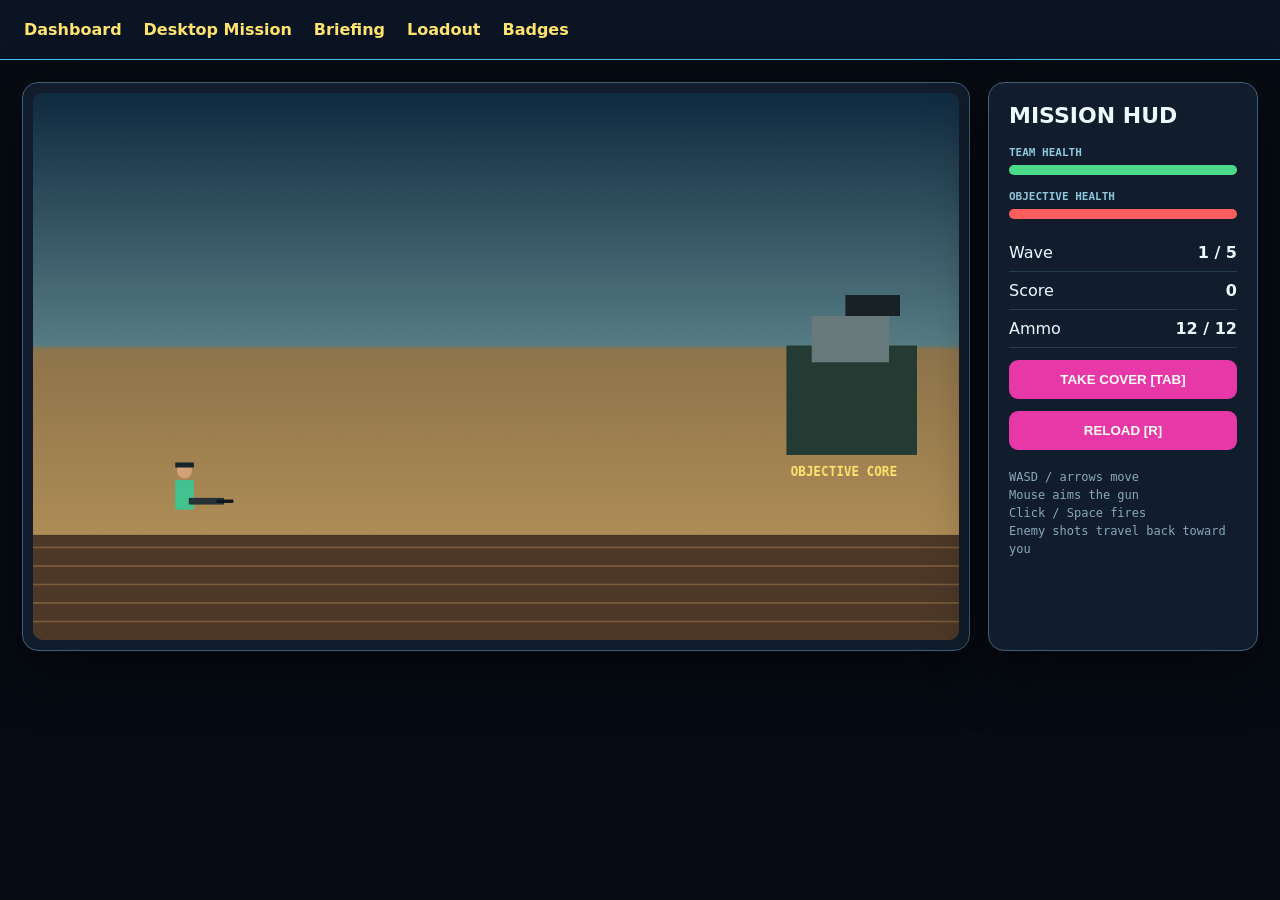
<file: mission.html>
<!doctype html><html><head><meta charset="utf-8"><meta http-equiv="refresh" content="0; url=mission-final.html"><title>Opening Mission</title></head><body><p>Opening the desktop mission…</p><p><a href="mission-final.html">Click here if it does not open.</a></p></body></html>
</file>
<file: physics.css>
.jar.physics{touch-action:none;cursor:grab;transition:box-shadow .2s}.jar.physics:active{cursor:grabbing}.jar .coin{display:none!important}.jar-wrap{min-height:310px;overflow:visible}.coke-puddle{position:absolute;width:110px;height:20px;border-radius:50%;background:radial-gradient(ellipse,#5f2b12aa,#2a120b55 65%,transparent 70%);z-index:1;animation:puddlePulse 1s infinite alternate}@keyframes puddlePulse{to{transform:scale(1.08);opacity:.75}}
</file>
